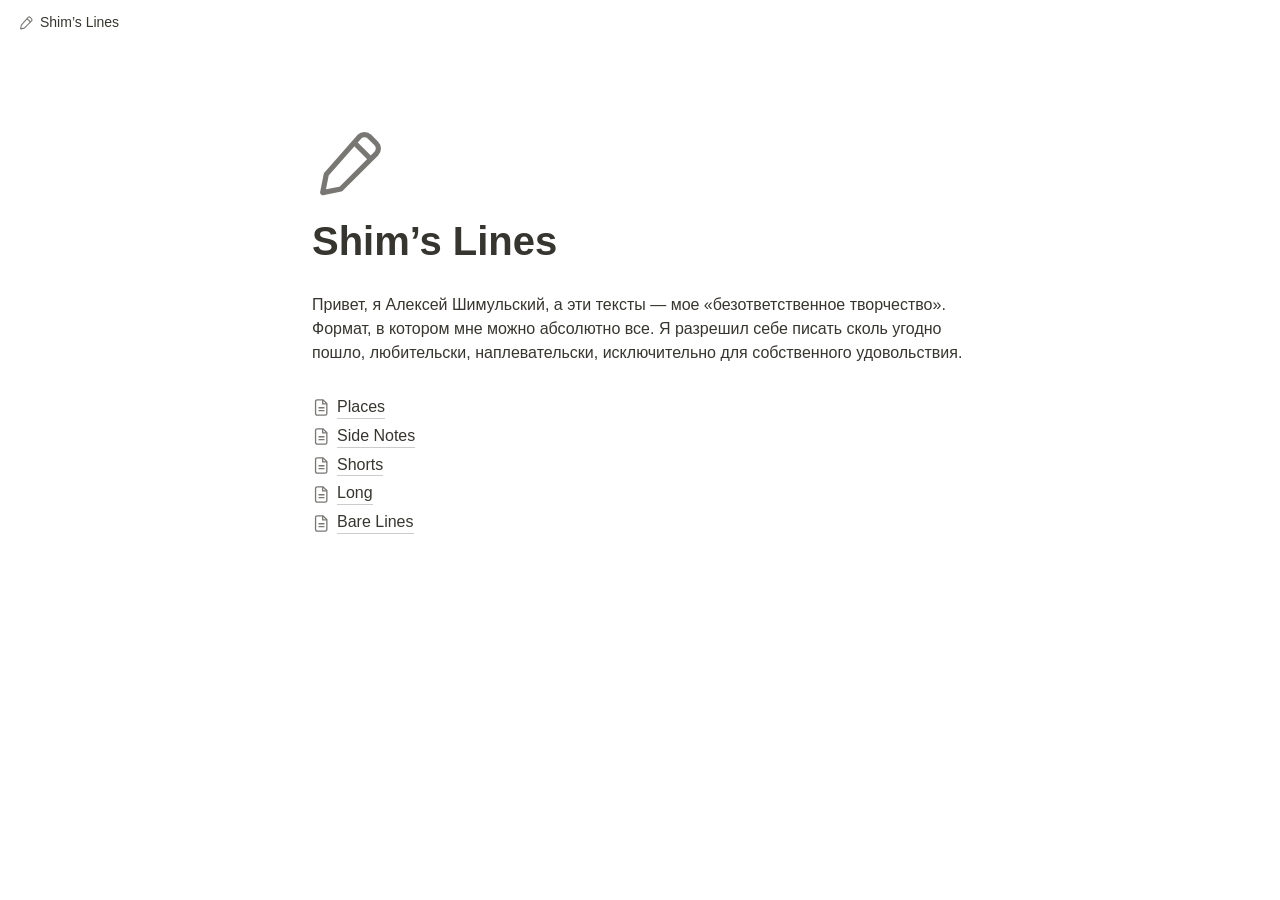
<file: index.html>
<!doctype html>
<html lang="ru">
<head>
<meta charset="utf-8">
<meta name="viewport" content="width=device-width, initial-scale=1">
<title>Shim’s Lines</title>
<meta name="description" content="Привет, я Алексей Шимульский, а эти тексты — мое «безответственное творчество». Формат, в котором мне можно абсолютно все. Я разрешил себе писать сколь угодно пошло, любительски, н">
<meta property="og:title" content="Shim’s Lines">
<meta property="og:description" content="Привет, я Алексей Шимульский, а эти тексты — мое «безответственное творчество». Формат, в котором мне можно абсолютно все. Я разрешил себе писать сколь угодно пошло, любительски, н">
<meta property="og:type" content="website">
<link rel="stylesheet" href="style.css">
<link rel="icon" href="data:image/svg+xml,<svg xmlns='http://www.w3.org/2000/svg' viewBox='0 0 100 100'><text y='.9em' font-size='90'>✒</text></svg>">
</head>
<body>
<header class="top"><a href="index.html"><svg class="pen sm" viewBox="0 0 24 24" aria-hidden="true"><path d="M15.2 3.6a2.2 2.2 0 0 1 3.1 0l2.1 2.1a2.2 2.2 0 0 1 0 3.1L9.5 19.7l-5.6 1.1 1.1-5.6L15.2 3.6Z" fill="none" stroke="currentColor" stroke-width="1.6" stroke-linejoin="round"/><path d="m13.5 5.3 5.2 5.2" stroke="currentColor" stroke-width="1.6"/></svg>Shim’s Lines</a></header>
<main>
<div class="icon"><svg class="pen" viewBox="0 0 24 24" aria-hidden="true"><path d="M15.2 3.6a2.2 2.2 0 0 1 3.1 0l2.1 2.1a2.2 2.2 0 0 1 0 3.1L9.5 19.7l-5.6 1.1 1.1-5.6L15.2 3.6Z" fill="none" stroke="currentColor" stroke-width="1.6" stroke-linejoin="round"/><path d="m13.5 5.3 5.2 5.2" stroke="currentColor" stroke-width="1.6"/></svg></div><h1 class="title">Shim’s Lines</h1><p>Привет, я Алексей Шимульский, а эти тексты — мое «безответственное творчество». Формат, в котором мне можно абсолютно все. Я разрешил себе писать сколь угодно пошло, любительски, наплевательски, исключительно для собственного удовольствия.</p><p class="gap"></p><a class="pagelink" href="places.html"><svg class="doc" viewBox="0 0 16 16" aria-hidden="true"><path d="M4.35 1.5h4.9l3.25 3.25v8.4c0 .75-.6 1.35-1.35 1.35h-6.8c-.75 0-1.35-.6-1.35-1.35V2.85c0-.75.6-1.35 1.35-1.35Z" fill="none" stroke="currentColor" stroke-width="1.1"/><path d="M9 1.7v3.3h3.3M5.5 8.2h5M5.5 10.6h5" fill="none" stroke="currentColor" stroke-width="1.1"/></svg><span class="pl">Places</span></a><a class="pagelink" href="side-notes.html"><svg class="doc" viewBox="0 0 16 16" aria-hidden="true"><path d="M4.35 1.5h4.9l3.25 3.25v8.4c0 .75-.6 1.35-1.35 1.35h-6.8c-.75 0-1.35-.6-1.35-1.35V2.85c0-.75.6-1.35 1.35-1.35Z" fill="none" stroke="currentColor" stroke-width="1.1"/><path d="M9 1.7v3.3h3.3M5.5 8.2h5M5.5 10.6h5" fill="none" stroke="currentColor" stroke-width="1.1"/></svg><span class="pl">Side Notes</span></a><a class="pagelink" href="shorts.html"><svg class="doc" viewBox="0 0 16 16" aria-hidden="true"><path d="M4.35 1.5h4.9l3.25 3.25v8.4c0 .75-.6 1.35-1.35 1.35h-6.8c-.75 0-1.35-.6-1.35-1.35V2.85c0-.75.6-1.35 1.35-1.35Z" fill="none" stroke="currentColor" stroke-width="1.1"/><path d="M9 1.7v3.3h3.3M5.5 8.2h5M5.5 10.6h5" fill="none" stroke="currentColor" stroke-width="1.1"/></svg><span class="pl">Shorts</span></a><a class="pagelink" href="long.html"><svg class="doc" viewBox="0 0 16 16" aria-hidden="true"><path d="M4.35 1.5h4.9l3.25 3.25v8.4c0 .75-.6 1.35-1.35 1.35h-6.8c-.75 0-1.35-.6-1.35-1.35V2.85c0-.75.6-1.35 1.35-1.35Z" fill="none" stroke="currentColor" stroke-width="1.1"/><path d="M9 1.7v3.3h3.3M5.5 8.2h5M5.5 10.6h5" fill="none" stroke="currentColor" stroke-width="1.1"/></svg><span class="pl">Long</span></a><a class="pagelink" href="bare-lines.html"><svg class="doc" viewBox="0 0 16 16" aria-hidden="true"><path d="M4.35 1.5h4.9l3.25 3.25v8.4c0 .75-.6 1.35-1.35 1.35h-6.8c-.75 0-1.35-.6-1.35-1.35V2.85c0-.75.6-1.35 1.35-1.35Z" fill="none" stroke="currentColor" stroke-width="1.1"/><path d="M9 1.7v3.3h3.3M5.5 8.2h5M5.5 10.6h5" fill="none" stroke="currentColor" stroke-width="1.1"/></svg><span class="pl">Bare Lines</span></a>
</main>
</body>
</html>
</file>
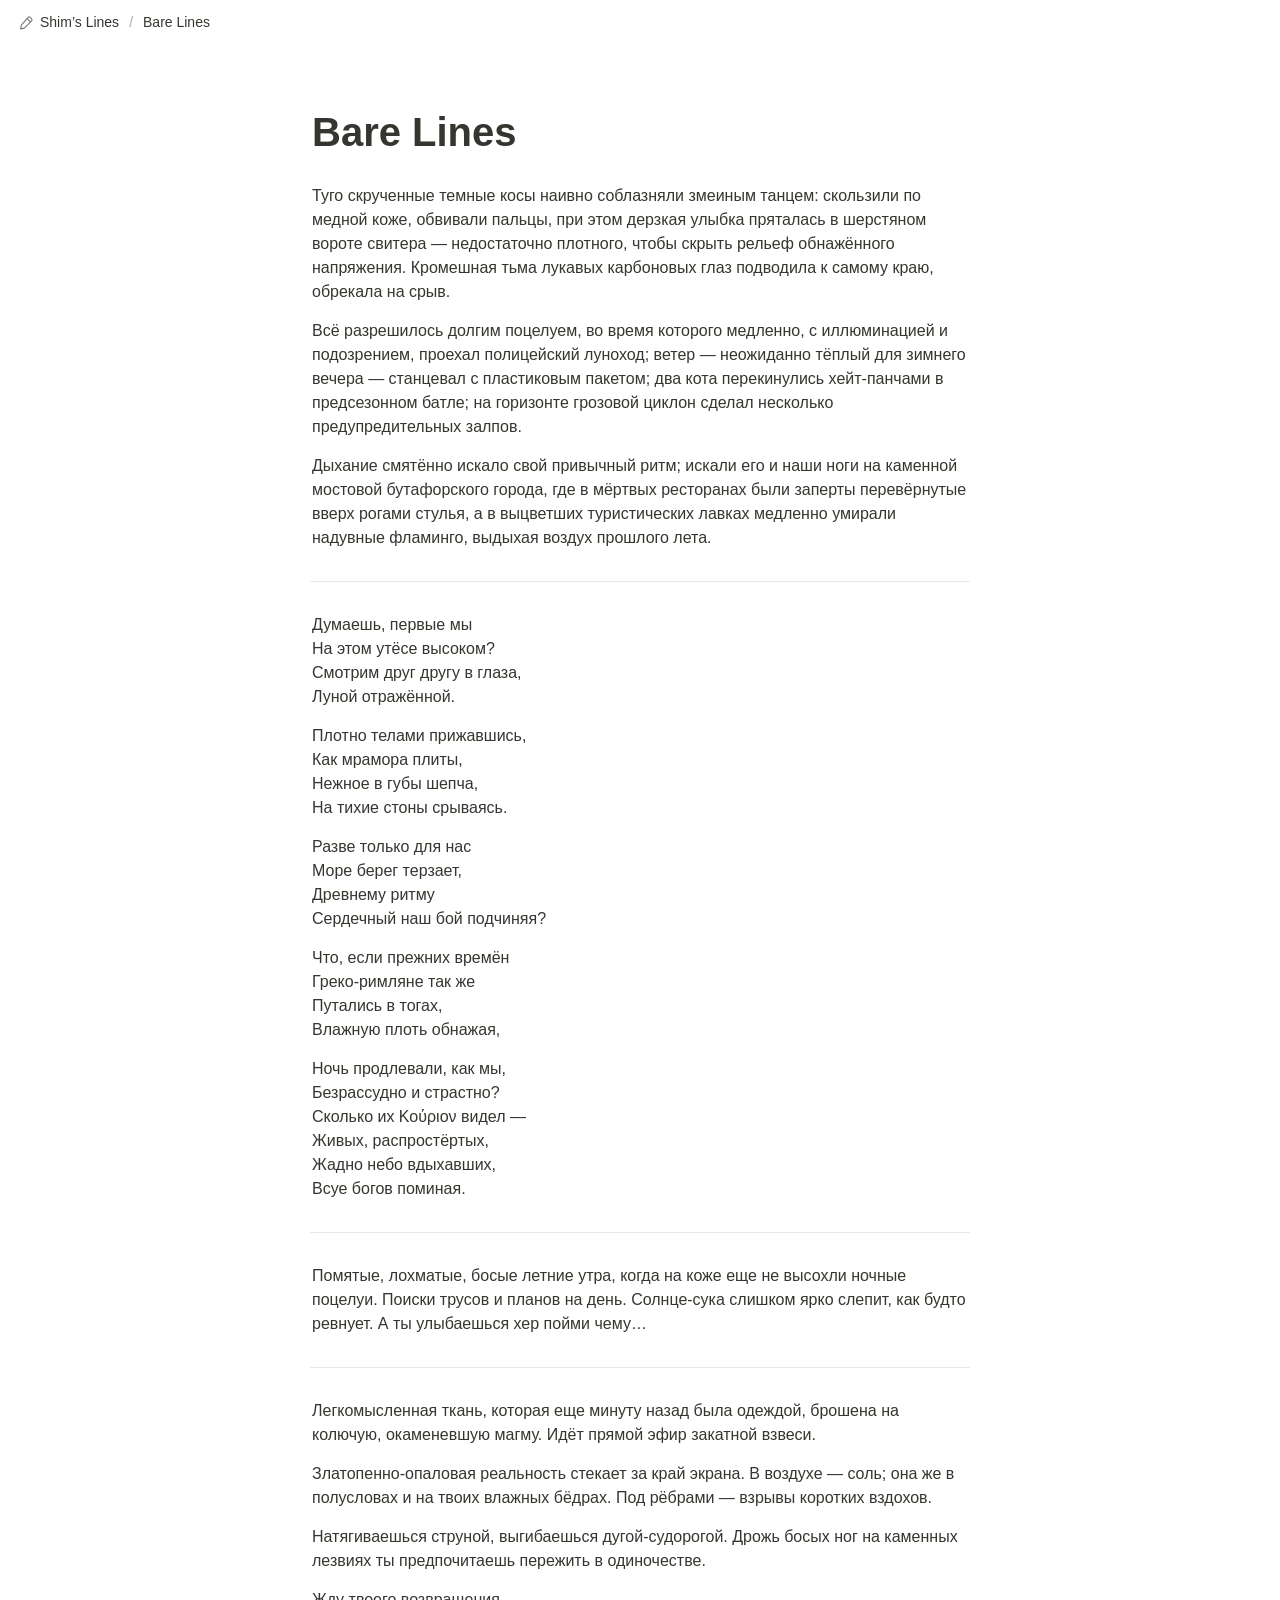
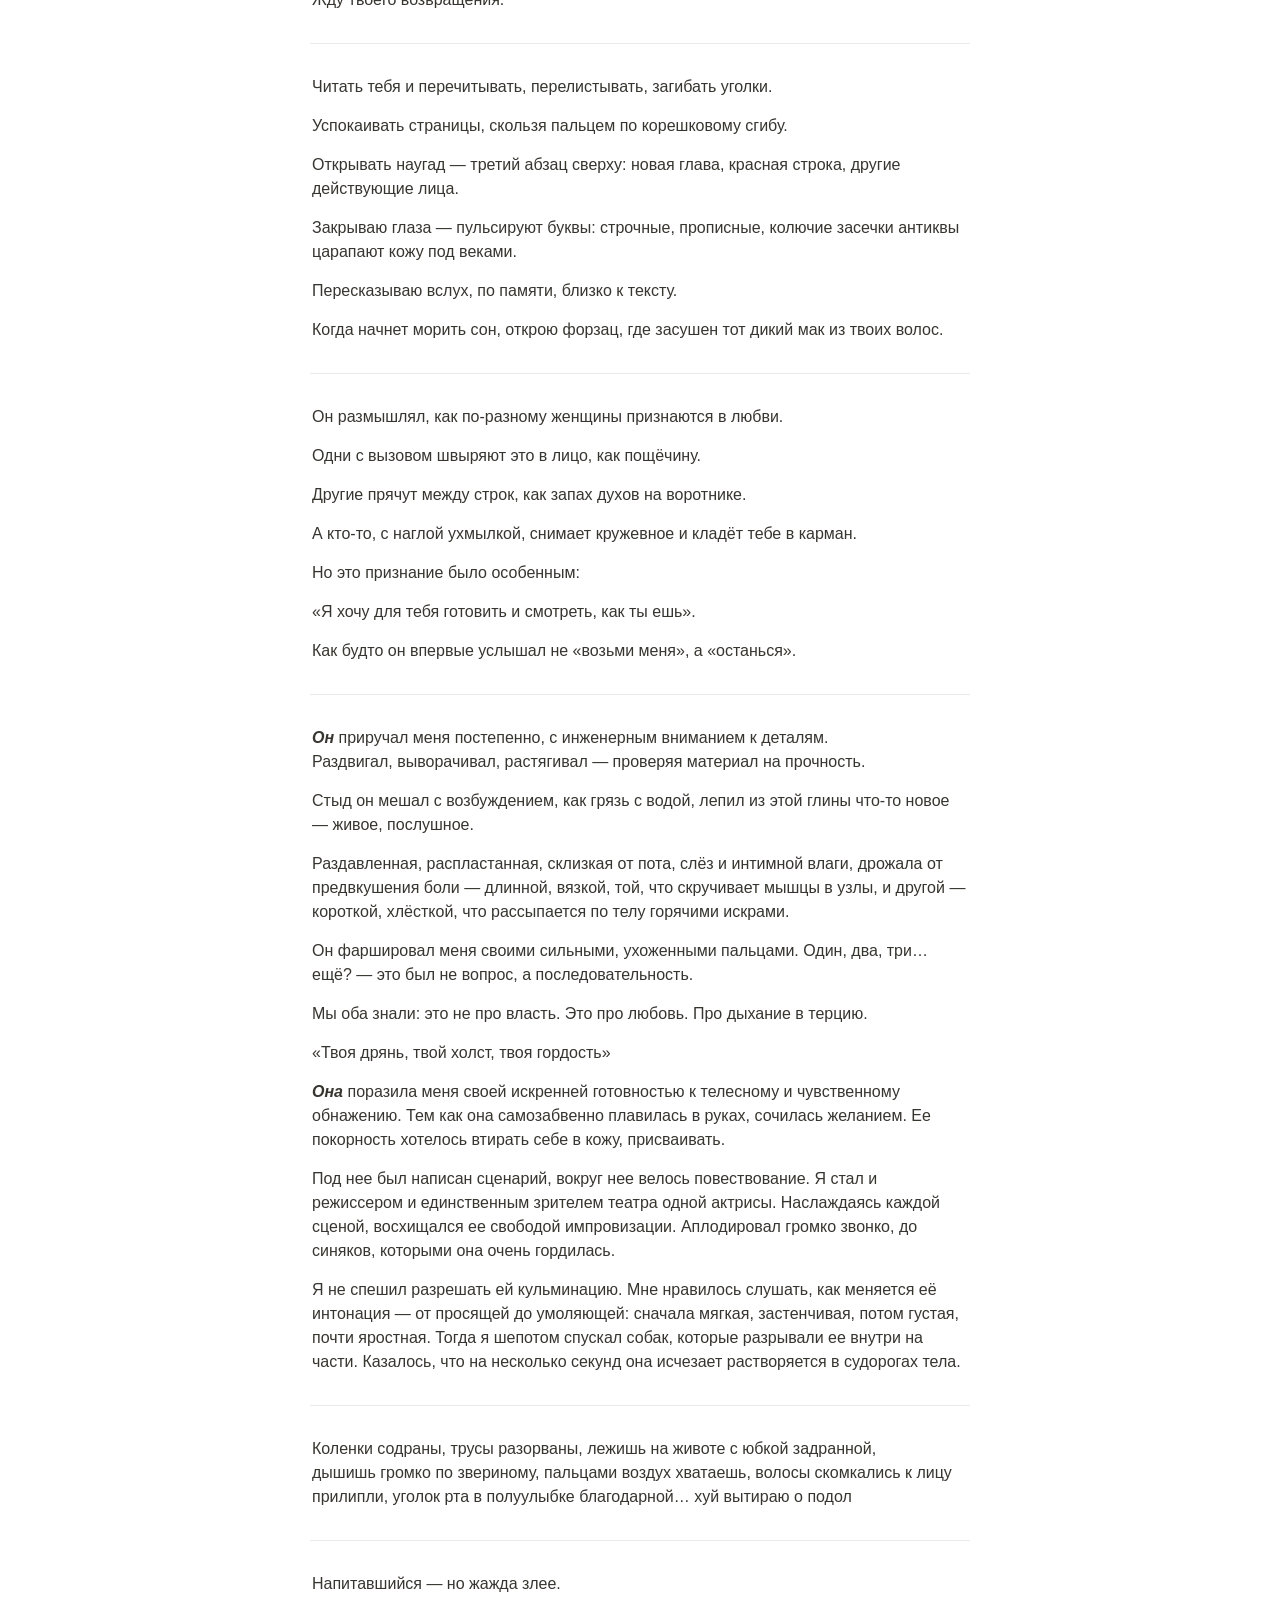
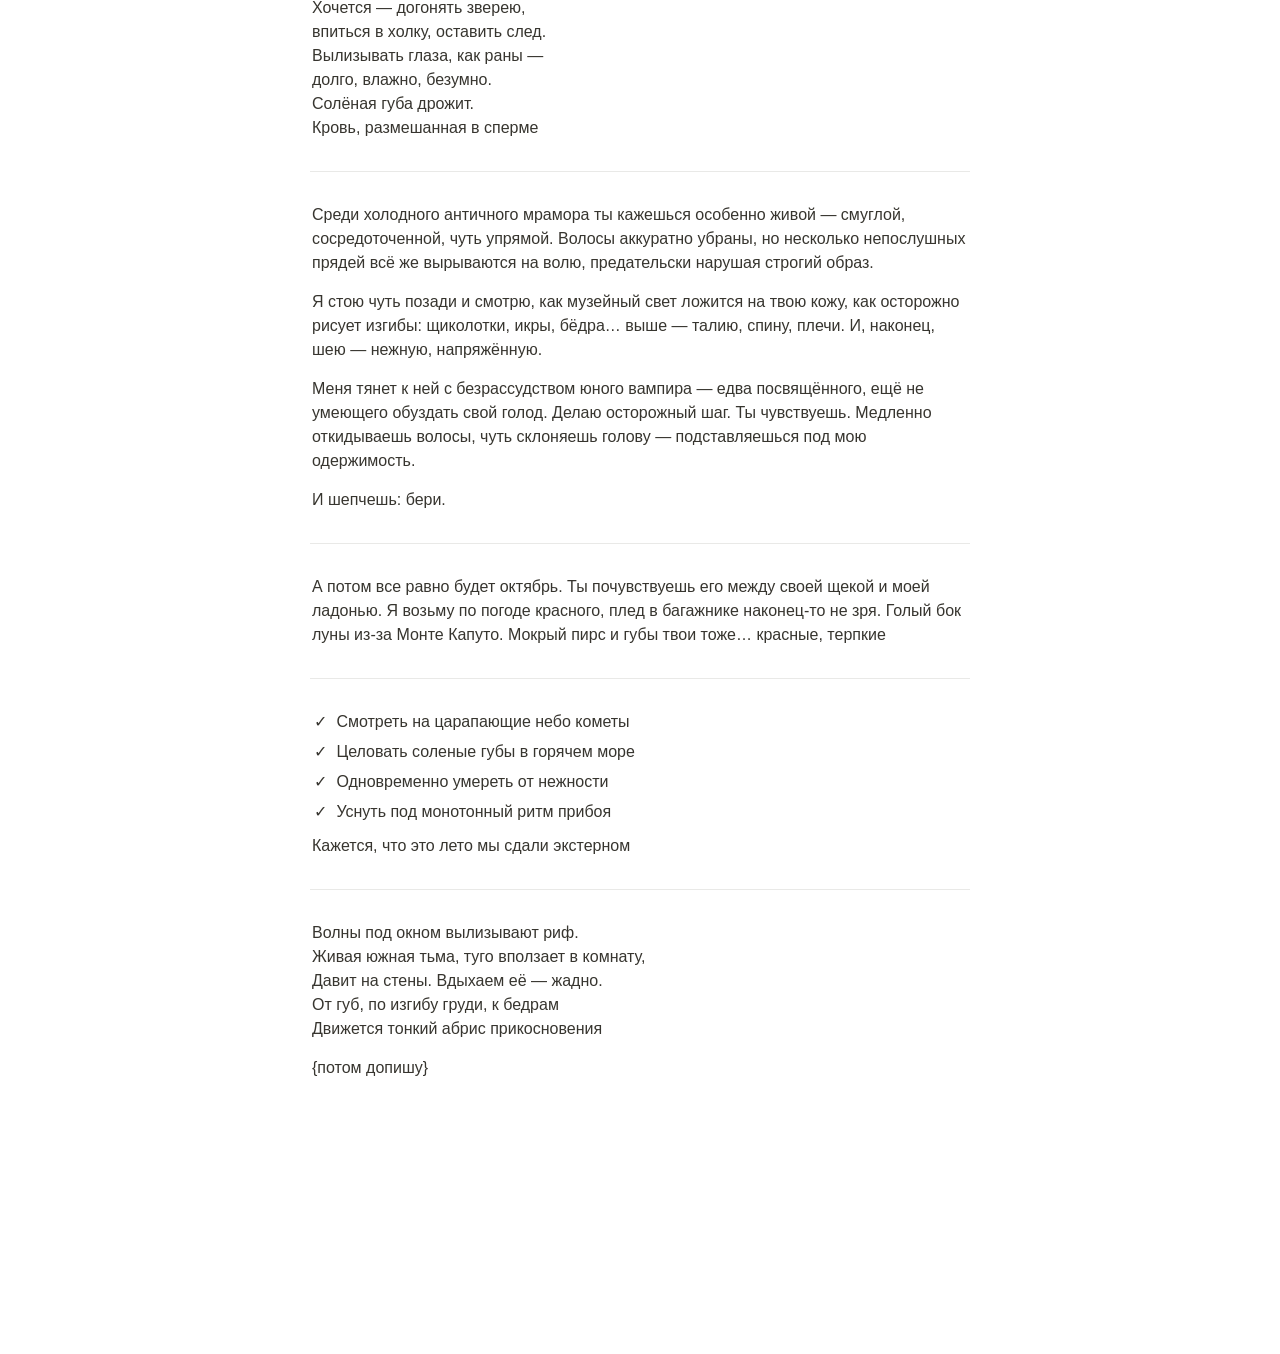
<file: bare-lines.html>
<!doctype html>
<html lang="ru">
<head>
<meta charset="utf-8">
<meta name="viewport" content="width=device-width, initial-scale=1">
<title>Bare Lines — Shim’s Lines</title>
<meta name="description" content="Привет, я Алексей Шимульский, а эти тексты — мое «безответственное творчество». Формат, в котором мне можно абсолютно все. Я разрешил себе писать сколь угодно пошло, любительски, н">
<meta property="og:title" content="Bare Lines — Shim’s Lines">
<meta property="og:description" content="Привет, я Алексей Шимульский, а эти тексты — мое «безответственное творчество». Формат, в котором мне можно абсолютно все. Я разрешил себе писать сколь угодно пошло, любительски, н">
<meta property="og:type" content="website">
<link rel="stylesheet" href="style.css">
<link rel="icon" href="data:image/svg+xml,<svg xmlns='http://www.w3.org/2000/svg' viewBox='0 0 100 100'><text y='.9em' font-size='90'>✒</text></svg>">
</head>
<body>
<header class="top"><a href="index.html"><svg class="pen sm" viewBox="0 0 24 24" aria-hidden="true"><path d="M15.2 3.6a2.2 2.2 0 0 1 3.1 0l2.1 2.1a2.2 2.2 0 0 1 0 3.1L9.5 19.7l-5.6 1.1 1.1-5.6L15.2 3.6Z" fill="none" stroke="currentColor" stroke-width="1.6" stroke-linejoin="round"/><path d="m13.5 5.3 5.2 5.2" stroke="currentColor" stroke-width="1.6"/></svg>Shim’s Lines</a><span class="sl">/</span><span>Bare Lines</span></header>
<main>
<h1 class="title">Bare Lines</h1><article class="piece"><p>Туго скрученные темные косы наивно соблазняли змеиным танцем: скользили по медной коже, обвивали пальцы, при этом дерзкая улыбка пряталась в шерстяном вороте свитера — недостаточно плотного, чтобы скрыть рельеф обнажённого напряжения. Кромешная тьма лукавых карбоновых глаз подводила к самому краю, обрекала на срыв.</p>
<p>Всё разрешилось долгим поцелуем, во время которого медленно, с иллюминацией и подозрением, проехал полицейский луноход; ветер — неожиданно тёплый для зимнего вечера — станцевал с пластиковым пакетом; два кота перекинулись хейт-панчами в предсезонном батле; на горизонте грозовой циклон сделал несколько предупредительных залпов.</p>
<p>Дыхание смятённо искало свой привычный ритм; искали его и наши ноги на каменной мостовой бутафорского города, где в мёртвых ресторанах были заперты перевёрнутые вверх рогами стулья, а в выцветших туристических лавках медленно умирали надувные фламинго, выдыхая воздух прошлого лета.</p></article>
<hr>
<article class="piece"><p>Думаешь, первые мы<br>На этом утёсе высоком?<br>Смотрим друг другу в глаза,<br>Луной отражённой.</p>
<p>Плотно телами прижавшись,<br>Как мрамора плиты,<br>Нежное в губы шепча,<br>На тихие стоны срываясь.</p>
<p>Разве только для нас<br>Море берег терзает,<br>Древнему ритму<br>Сердечный наш бой подчиняя?</p>
<p>Что, если прежних времён<br>Греко-римляне так же<br>Путались в тогах,<br>Влажную плоть обнажая,</p>
<p>Ночь продлевали, как мы,<br>Безрассудно и страстно?<br>Сколько их Κούριον видел —<br>Живых, распростёртых,<br>Жадно небо вдыхавших,<br>Всуе богов поминая.</p></article>
<hr>
<article class="piece"><p>Помятые, лохматые, босые летние утра, когда на коже еще не высохли ночные поцелуи. Поиски трусов и планов на день. Солнце-сука слишком ярко слепит, как будто ревнует. А ты улыбаешься хер пойми чему…</p></article>
<hr>
<article class="piece"><p>Легкомысленная ткань, которая еще минуту назад была одеждой, брошена на колючую, окаменевшую магму. Идёт прямой эфир закатной взвеси.</p>
<p>Златопенно-опаловая реальность стекает за край экрана. В воздухе — соль; она же в полусловах и на твоих влажных бёдрах. Под рёбрами — взрывы коротких вздохов.</p>
<p>Натягиваешься струной, выгибаешься дугой-судорогой. Дрожь босых ног на каменных лезвиях ты предпочитаешь пережить в одиночестве.</p>
<p>Жду твоего возвращения.</p></article>
<hr>
<article class="piece"><p>Читать тебя и перечитывать, перелистывать, загибать уголки.</p>
<p>Успокаивать страницы, скользя пальцем по корешковому сгибу.</p>
<p>Открывать наугад — третий абзац сверху: новая глава, красная строка, другие действующие лица.</p>
<p>Закрываю глаза — пульсируют буквы: строчные, прописные, колючие засечки антиквы царапают кожу под веками.</p>
<p>Пересказываю вслух, по памяти, близко к тексту.</p>
<p>Когда начнет морить сон, открою форзац, где засушен тот дикий мак из твоих волос.</p></article>
<hr>
<article class="piece"><p>Он размышлял, как по-разному женщины признаются в любви.</p>
<p>Одни с вызовом швыряют это в лицо, как пощёчину.</p>
<p>Другие прячут между строк, как запах духов на воротнике.</p>
<p>А кто-то, с наглой ухмылкой, снимает кружевное и кладёт тебе в карман.</p>
<p>Но это признание было особенным:</p>
<p>«Я хочу для тебя готовить и смотреть, как ты ешь».</p>
<p>Как будто он впервые услышал не «возьми меня», а «останься».</p></article>
<hr>
<article class="piece"><p><b><i>Он</i></b> приручал меня постепенно, с инженерным вниманием к деталям.<br>Раздвигал, выворачивал, растягивал — проверяя материал на прочность.</p>
<p>Стыд он мешал с возбуждением, как грязь с водой, лепил из этой глины что-то новое — живое, послушное.</p>
<p>Раздавленная, распластанная, склизкая от пота, слёз и интимной влаги, дрожала от предвкушения боли — длинной, вязкой, той, что скручивает мышцы в узлы, и другой — короткой, хлёсткой, что рассыпается по телу горячими искрами.</p>
<p>Он фаршировал меня своими сильными, ухоженными пальцами. Один, два, три… ещё? — это был не вопрос, а последовательность.</p>
<p>Мы оба знали: это не про власть. Это про любовь. Про дыхание в терцию.</p>
<p>«Твоя дрянь, твой холст, твоя гордость»</p>
<p><b><i>Она</i></b> поразила меня своей искренней готовностью к телесному и чувственному обнажению. Тем как она самозабвенно плавилась в руках, сочилась желанием. Ее покорность хотелось втирать себе в кожу, присваивать.</p>
<p>Под нее был написан сценарий, вокруг нее велось повествование. Я стал и режиссером и единственным зрителем театра одной актрисы. Наслаждаясь каждой сценой, восхищался ее свободой импровизации. Аплодировал громко звонко, до синяков, которыми она очень гордилась.</p>
<p>Я не спешил разрешать ей кульминацию. Мне нравилось слушать, как меняется её интонация — от просящей до умоляющей: сначала мягкая, застенчивая, потом густая, почти яростная. Тогда я шепотом спускал собак, которые разрывали ее внутри на части. Казалось, что на несколько секунд она исчезает растворяется в судорогах тела.</p></article>
<hr>
<article class="piece"><p>Коленки содраны, трусы разорваны, лежишь на животе с юбкой задранной,<br>дышишь громко по звериному, пальцами воздух хватаешь, волосы скомкались к лицу прилипли, уголок рта в полуулыбке благодарной… хуй вытираю о подол</p></article>
<hr>
<article class="piece"><p>Напитавшийся — но жажда злее.<br>Хочется — догонять зверею,<br>впиться в холку, оставить след.<br>Вылизывать глаза, как раны —<br>долго, влажно, безумно.<br>Солёная губа дрожит.<br>Кровь, размешанная в сперме</p></article>
<hr>
<article class="piece"><p>Среди холодного античного мрамора ты кажешься особенно живой — смуглой, сосредоточенной, чуть упрямой. Волосы аккуратно убраны, но несколько непослушных прядей всё же вырываются на волю, предательски нарушая строгий образ.</p>
<p>Я стою чуть позади и смотрю, как музейный свет ложится на твою кожу, как осторожно рисует изгибы: щиколотки, икры, бёдра… выше — талию, спину, плечи. И, наконец, шею — нежную, напряжённую.</p>
<p>Меня тянет к ней с безрассудством юного вампира — едва посвящённого, ещё не умеющего обуздать свой голод. Делаю осторожный шаг. Ты чувствуешь. Медленно откидываешь волосы, чуть склоняешь голову — подставляешься под мою одержимость.</p>
<p>И шепчешь: бери.</p></article>
<hr>
<article class="piece"><p>А потом все равно будет октябрь. Ты почувствуешь его между своей щекой и моей ладонью. Я возьму по погоде красного, плед в багажнике наконец-то не зря. Голый бок луны из-за Монте Капуто. Мокрый пирс и губы твои тоже… красные, терпкие</p></article>
<hr>
<article class="piece"><ul class="checks"><li>Смотреть на царапающие небо кометы</li><li>Целовать соленые губы в горячем море</li><li>Одновременно умереть от нежности</li><li>Уснуть под монотонный ритм прибоя</li></ul>
<p>Кажется, что это лето мы сдали экстерном</p></article>
<hr>
<article class="piece"><p>Волны под окном вылизывают риф.<br>Живая южная тьма, туго вползает в комнату,<br>Давит на стены. Вдыхаем её — жадно.<br>От губ, по изгибу груди, к бедрам<br>Движется тонкий абрис прикосновения</p>
<p>{потом допишу}</p></article>
</main>
</body>
</html>
</file>
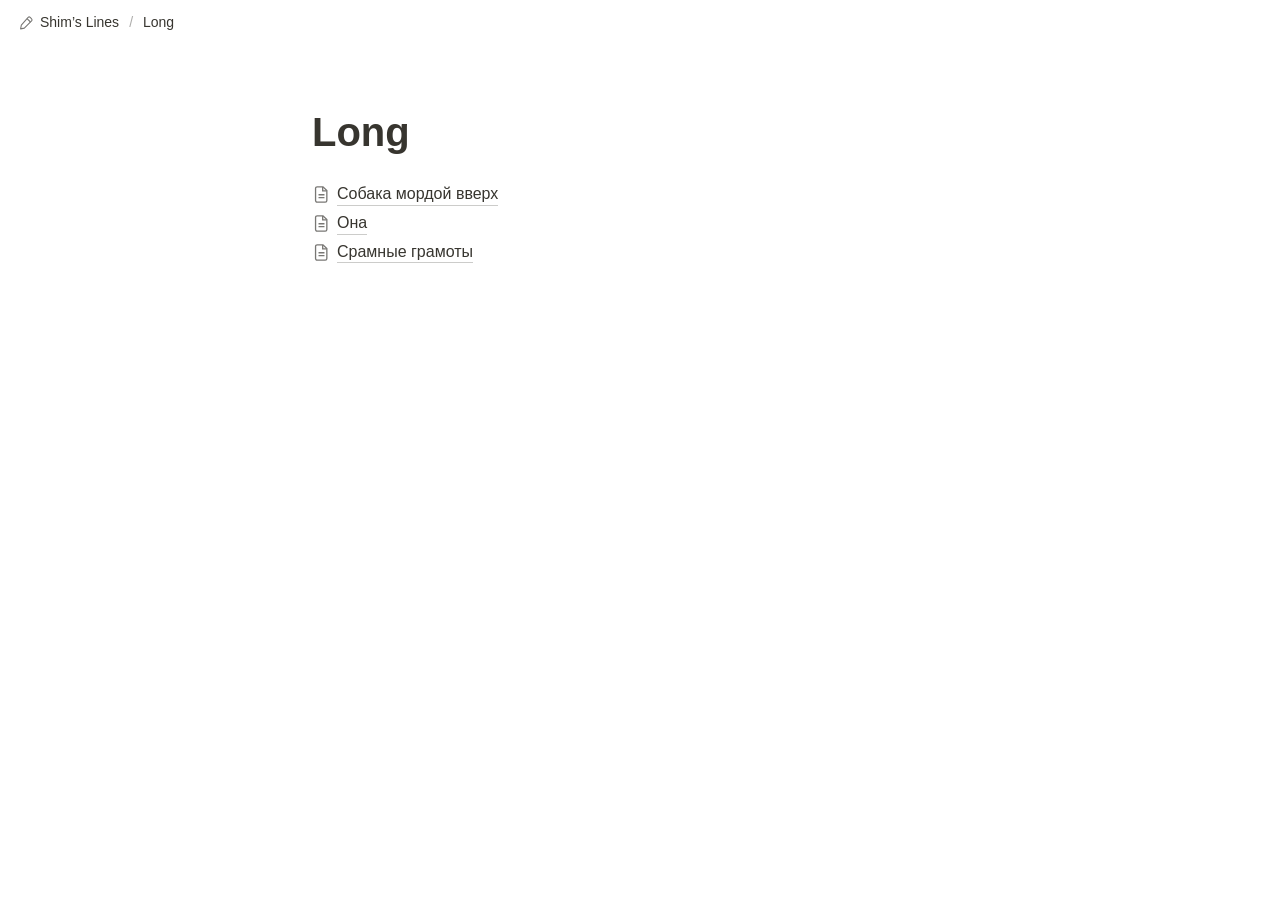
<file: long.html>
<!doctype html>
<html lang="ru">
<head>
<meta charset="utf-8">
<meta name="viewport" content="width=device-width, initial-scale=1">
<title>Long — Shim’s Lines</title>
<meta name="description" content="Привет, я Алексей Шимульский, а эти тексты — мое «безответственное творчество». Формат, в котором мне можно абсолютно все. Я разрешил себе писать сколь угодно пошло, любительски, н">
<meta property="og:title" content="Long — Shim’s Lines">
<meta property="og:description" content="Привет, я Алексей Шимульский, а эти тексты — мое «безответственное творчество». Формат, в котором мне можно абсолютно все. Я разрешил себе писать сколь угодно пошло, любительски, н">
<meta property="og:type" content="website">
<link rel="stylesheet" href="style.css">
<link rel="icon" href="data:image/svg+xml,<svg xmlns='http://www.w3.org/2000/svg' viewBox='0 0 100 100'><text y='.9em' font-size='90'>✒</text></svg>">
</head>
<body>
<header class="top"><a href="index.html"><svg class="pen sm" viewBox="0 0 24 24" aria-hidden="true"><path d="M15.2 3.6a2.2 2.2 0 0 1 3.1 0l2.1 2.1a2.2 2.2 0 0 1 0 3.1L9.5 19.7l-5.6 1.1 1.1-5.6L15.2 3.6Z" fill="none" stroke="currentColor" stroke-width="1.6" stroke-linejoin="round"/><path d="m13.5 5.3 5.2 5.2" stroke="currentColor" stroke-width="1.6"/></svg>Shim’s Lines</a><span class="sl">/</span><span>Long</span></header>
<main>
<h1 class="title">Long</h1><a class="pagelink" href="sobaka-mordoy-vverh.html"><svg class="doc" viewBox="0 0 16 16" aria-hidden="true"><path d="M4.35 1.5h4.9l3.25 3.25v8.4c0 .75-.6 1.35-1.35 1.35h-6.8c-.75 0-1.35-.6-1.35-1.35V2.85c0-.75.6-1.35 1.35-1.35Z" fill="none" stroke="currentColor" stroke-width="1.1"/><path d="M9 1.7v3.3h3.3M5.5 8.2h5M5.5 10.6h5" fill="none" stroke="currentColor" stroke-width="1.1"/></svg><span class="pl">Собака мордой вверх</span></a><a class="pagelink" href="ona.html"><svg class="doc" viewBox="0 0 16 16" aria-hidden="true"><path d="M4.35 1.5h4.9l3.25 3.25v8.4c0 .75-.6 1.35-1.35 1.35h-6.8c-.75 0-1.35-.6-1.35-1.35V2.85c0-.75.6-1.35 1.35-1.35Z" fill="none" stroke="currentColor" stroke-width="1.1"/><path d="M9 1.7v3.3h3.3M5.5 8.2h5M5.5 10.6h5" fill="none" stroke="currentColor" stroke-width="1.1"/></svg><span class="pl">Она</span></a><a class="pagelink" href="sramnye-gramoty.html"><svg class="doc" viewBox="0 0 16 16" aria-hidden="true"><path d="M4.35 1.5h4.9l3.25 3.25v8.4c0 .75-.6 1.35-1.35 1.35h-6.8c-.75 0-1.35-.6-1.35-1.35V2.85c0-.75.6-1.35 1.35-1.35Z" fill="none" stroke="currentColor" stroke-width="1.1"/><path d="M9 1.7v3.3h3.3M5.5 8.2h5M5.5 10.6h5" fill="none" stroke="currentColor" stroke-width="1.1"/></svg><span class="pl">Срамные грамоты</span></a>
</main>
</body>
</html>
</file>
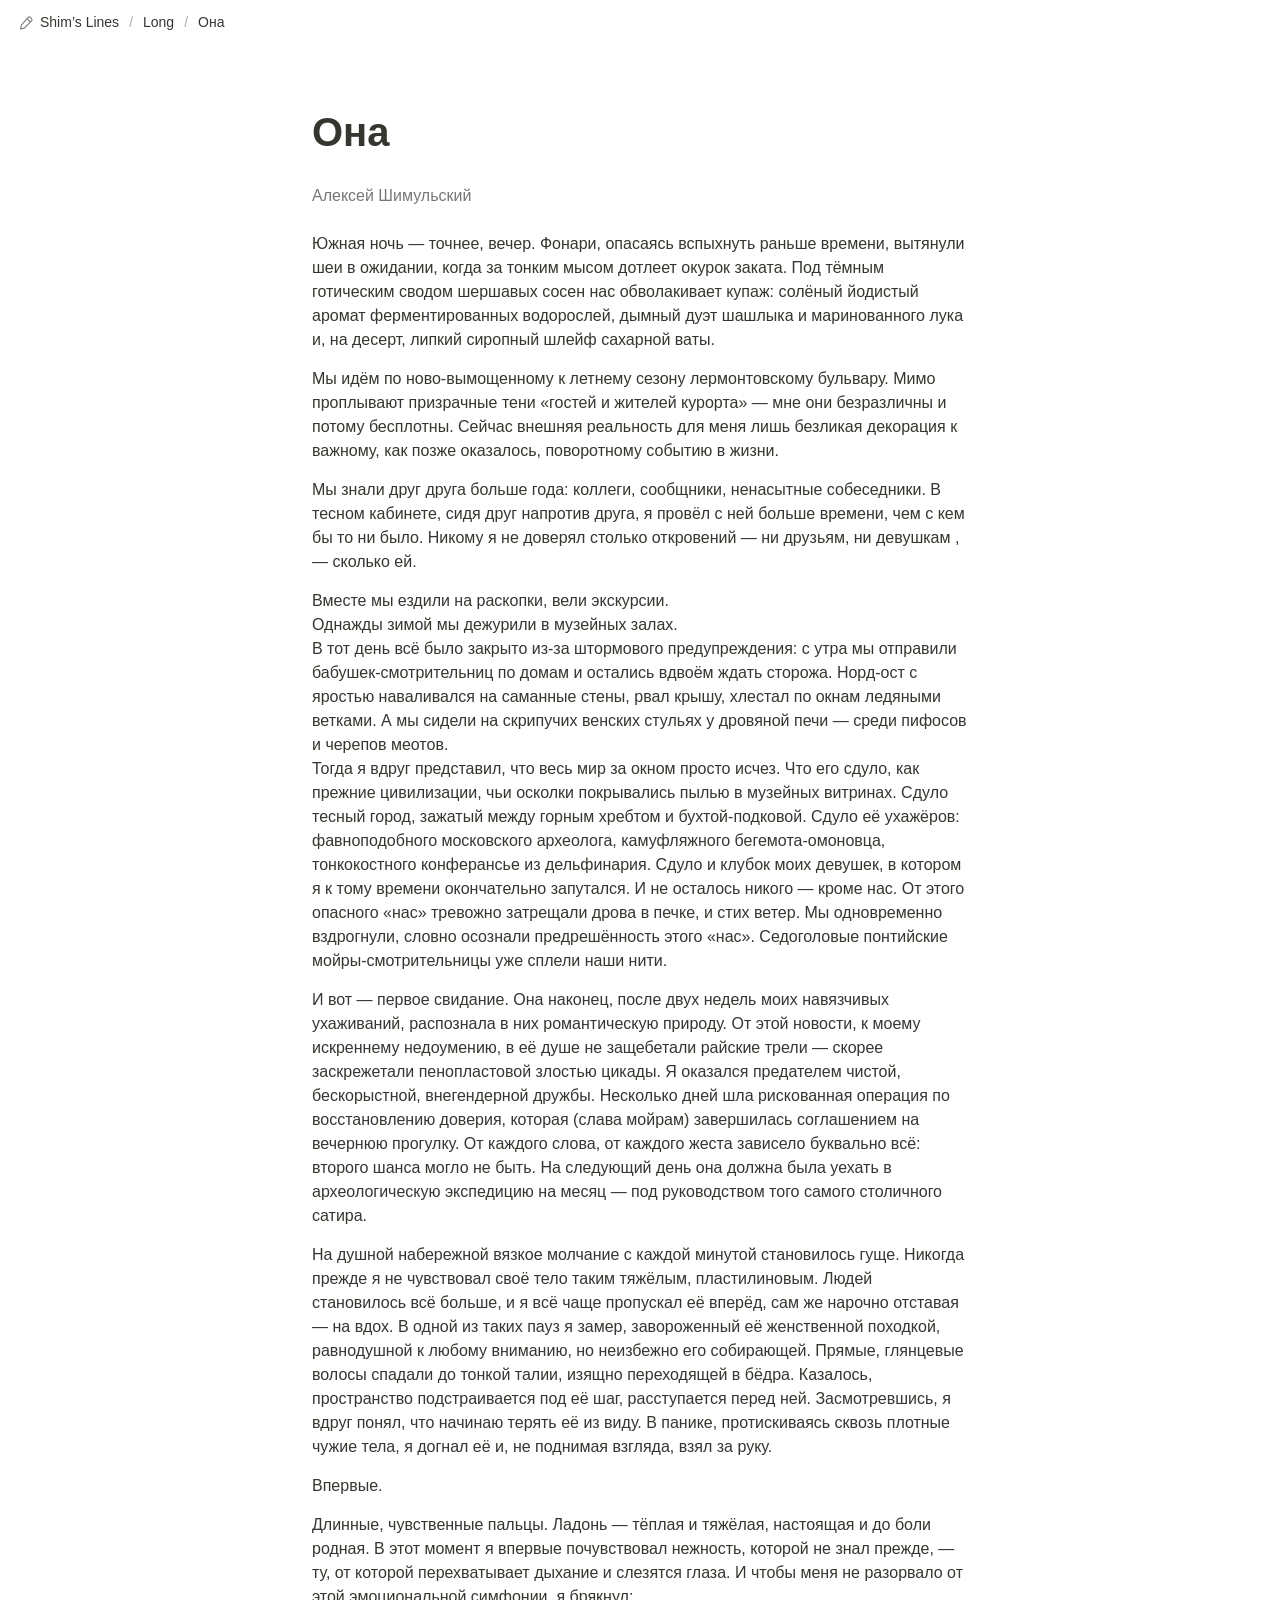
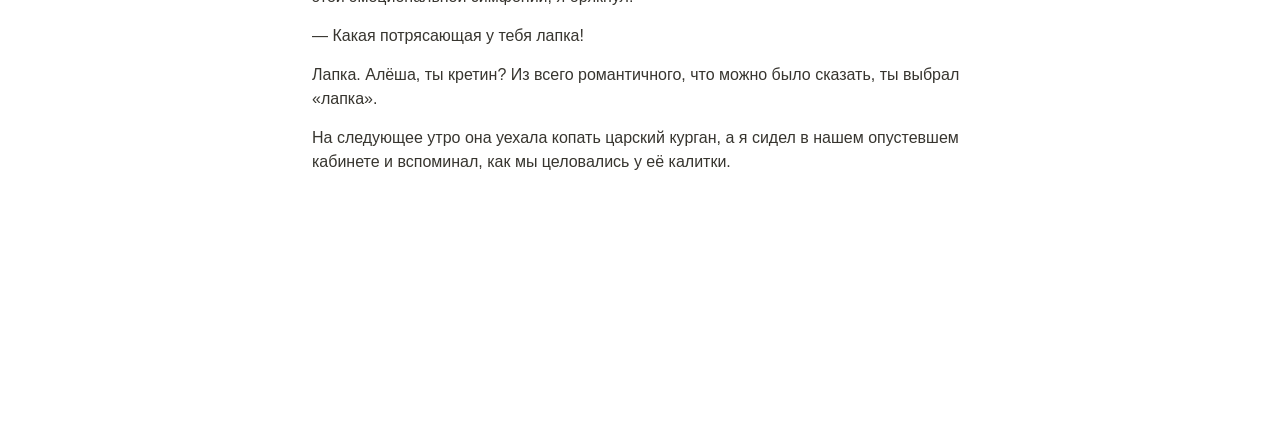
<file: ona.html>
<!doctype html>
<html lang="ru">
<head>
<meta charset="utf-8">
<meta name="viewport" content="width=device-width, initial-scale=1">
<title>Она — Shim’s Lines</title>
<meta name="description" content="Южная ночь — точнее, вечер. Фонари, опасаясь вспыхнуть раньше времени, вытянули шеи в ожидании, когда за тонким мысом дотлеет окурок заката.…">
<meta property="og:title" content="Она — Shim’s Lines">
<meta property="og:description" content="Южная ночь — точнее, вечер. Фонари, опасаясь вспыхнуть раньше времени, вытянули шеи в ожидании, когда за тонким мысом дотлеет окурок заката.…">
<meta property="og:type" content="website">
<link rel="stylesheet" href="style.css">
<link rel="icon" href="data:image/svg+xml,<svg xmlns='http://www.w3.org/2000/svg' viewBox='0 0 100 100'><text y='.9em' font-size='90'>✒</text></svg>">
</head>
<body>
<header class="top"><a href="index.html"><svg class="pen sm" viewBox="0 0 24 24" aria-hidden="true"><path d="M15.2 3.6a2.2 2.2 0 0 1 3.1 0l2.1 2.1a2.2 2.2 0 0 1 0 3.1L9.5 19.7l-5.6 1.1 1.1-5.6L15.2 3.6Z" fill="none" stroke="currentColor" stroke-width="1.6" stroke-linejoin="round"/><path d="m13.5 5.3 5.2 5.2" stroke="currentColor" stroke-width="1.6"/></svg>Shim’s Lines</a><span class="sl">/</span><a href="long.html">Long</a><span class="sl">/</span><span>Она</span></header>
<main>
<h1 class="title">Она</h1><p class="g by">Алексей Шимульский</p><article class="piece"><p>Южная ночь — точнее, вечер. Фонари, опасаясь вспыхнуть раньше времени, вытянули шеи в ожидании, когда за тонким мысом дотлеет окурок заката. Под тёмным готическим сводом шершавых сосен нас обволакивает купаж: солёный йодистый аромат ферментированных водорослей, дымный дуэт шашлыка и маринованного лука и, на десерт, липкий сиропный шлейф сахарной ваты.</p>
<p>Мы идём по ново-вымощенному к летнему сезону лермонтовскому бульвару. Мимо проплывают призрачные тени «гостей и жителей курорта» — мне они безразличны и потому бесплотны. Сейчас внешняя реальность для меня лишь безликая декорация к важному, как позже оказалось, поворотному событию в жизни.</p>
<p>Мы знали друг друга больше года: коллеги, сообщники, ненасытные собеседники. В тесном кабинете, сидя друг напротив друга, я провёл с ней больше времени, чем с кем бы то ни было. Никому я не доверял столько откровений — ни друзьям, ни девушкам , — сколько ей.</p>
<p>Вместе мы ездили на раскопки, вели экскурсии.<br>Однажды зимой мы дежурили в музейных залах.<br>В тот день всё было закрыто из-за штормового предупреждения: с утра мы отправили бабушек-смотрительниц по домам и остались вдвоём ждать сторожа. Норд-ост с яростью наваливался на саманные стены, рвал крышу, хлестал по окнам ледяными ветками. А мы сидели на скрипучих венских стульях у дровяной печи — среди пифосов и черепов меотов.<br>Тогда я вдруг представил, что весь мир за окном просто исчез. Что его сдуло, как прежние цивилизации, чьи осколки покрывались пылью в музейных витринах. Сдуло тесный город, зажатый между горным хребтом и бухтой-подковой. Сдуло её ухажёров: фавноподобного московского археолога, камуфляжного бегемота-омоновца, тонкокостного конферансье из дельфинария. Сдуло и клубок моих девушек, в котором я к тому времени окончательно запутался. И не осталось никого — кроме нас. От этого опасного «нас» тревожно затрещали дрова в печке, и стих ветер. Мы одновременно вздрогнули, словно осознали предрешённость этого «нас». Седоголовые понтийские мойры-смотрительницы уже сплели наши нити.</p>
<p>И вот — первое свидание. Она наконец, после двух недель моих навязчивых ухаживаний, распознала в них романтическую природу. От этой новости, к моему искреннему недоумению, в её душе не защебетали райские трели — скорее заскрежетали пенопластовой злостью цикады. Я оказался предателем чистой, бескорыстной, внегендерной дружбы. Несколько дней шла рискованная операция по восстановлению доверия, которая (слава мойрам) завершилась соглашением на вечернюю прогулку. От каждого слова, от каждого жеста зависело буквально всё: второго шанса могло не быть. На следующий день она должна была уехать в археологическую экспедицию на месяц — под руководством того самого столичного сатира.</p>
<p>На душной набережной вязкое молчание с каждой минутой становилось гуще. Никогда прежде я не чувствовал своё тело таким тяжёлым, пластилиновым. Людей становилось всё больше, и я всё чаще пропускал её вперёд, сам же нарочно отставая — на вдох. В одной из таких пауз я замер, завороженный её женственной походкой, равнодушной к любому вниманию, но неизбежно его собирающей. Прямые, глянцевые волосы спадали до тонкой талии, изящно переходящей в бёдра. Казалось, пространство подстраивается под её шаг, расступается перед ней. Засмотревшись, я вдруг понял, что начинаю терять её из виду. В панике, протискиваясь сквозь плотные чужие тела, я догнал её и, не поднимая взгляда, взял за руку.</p>
<p>Впервые.</p>
<p>Длинные, чувственные пальцы. Ладонь — тёплая и тяжёлая, настоящая и до боли родная. В этот момент я впервые почувствовал нежность, которой не знал прежде, — ту, от которой перехватывает дыхание и слезятся глаза. И чтобы меня не разорвало от этой эмоциональной симфонии, я брякнул:</p>
<p>— Какая потрясающая у тебя лапка!</p>
<p>Лапка. Алёша, ты кретин? Из всего романтичного, что можно было сказать, ты выбрал «лапка».</p>
<p>На следующее утро она уехала копать царский курган, а я сидел в нашем опустевшем кабинете и вспоминал, как мы целовались у её калитки.</p></article>
</main>
</body>
</html>
</file>
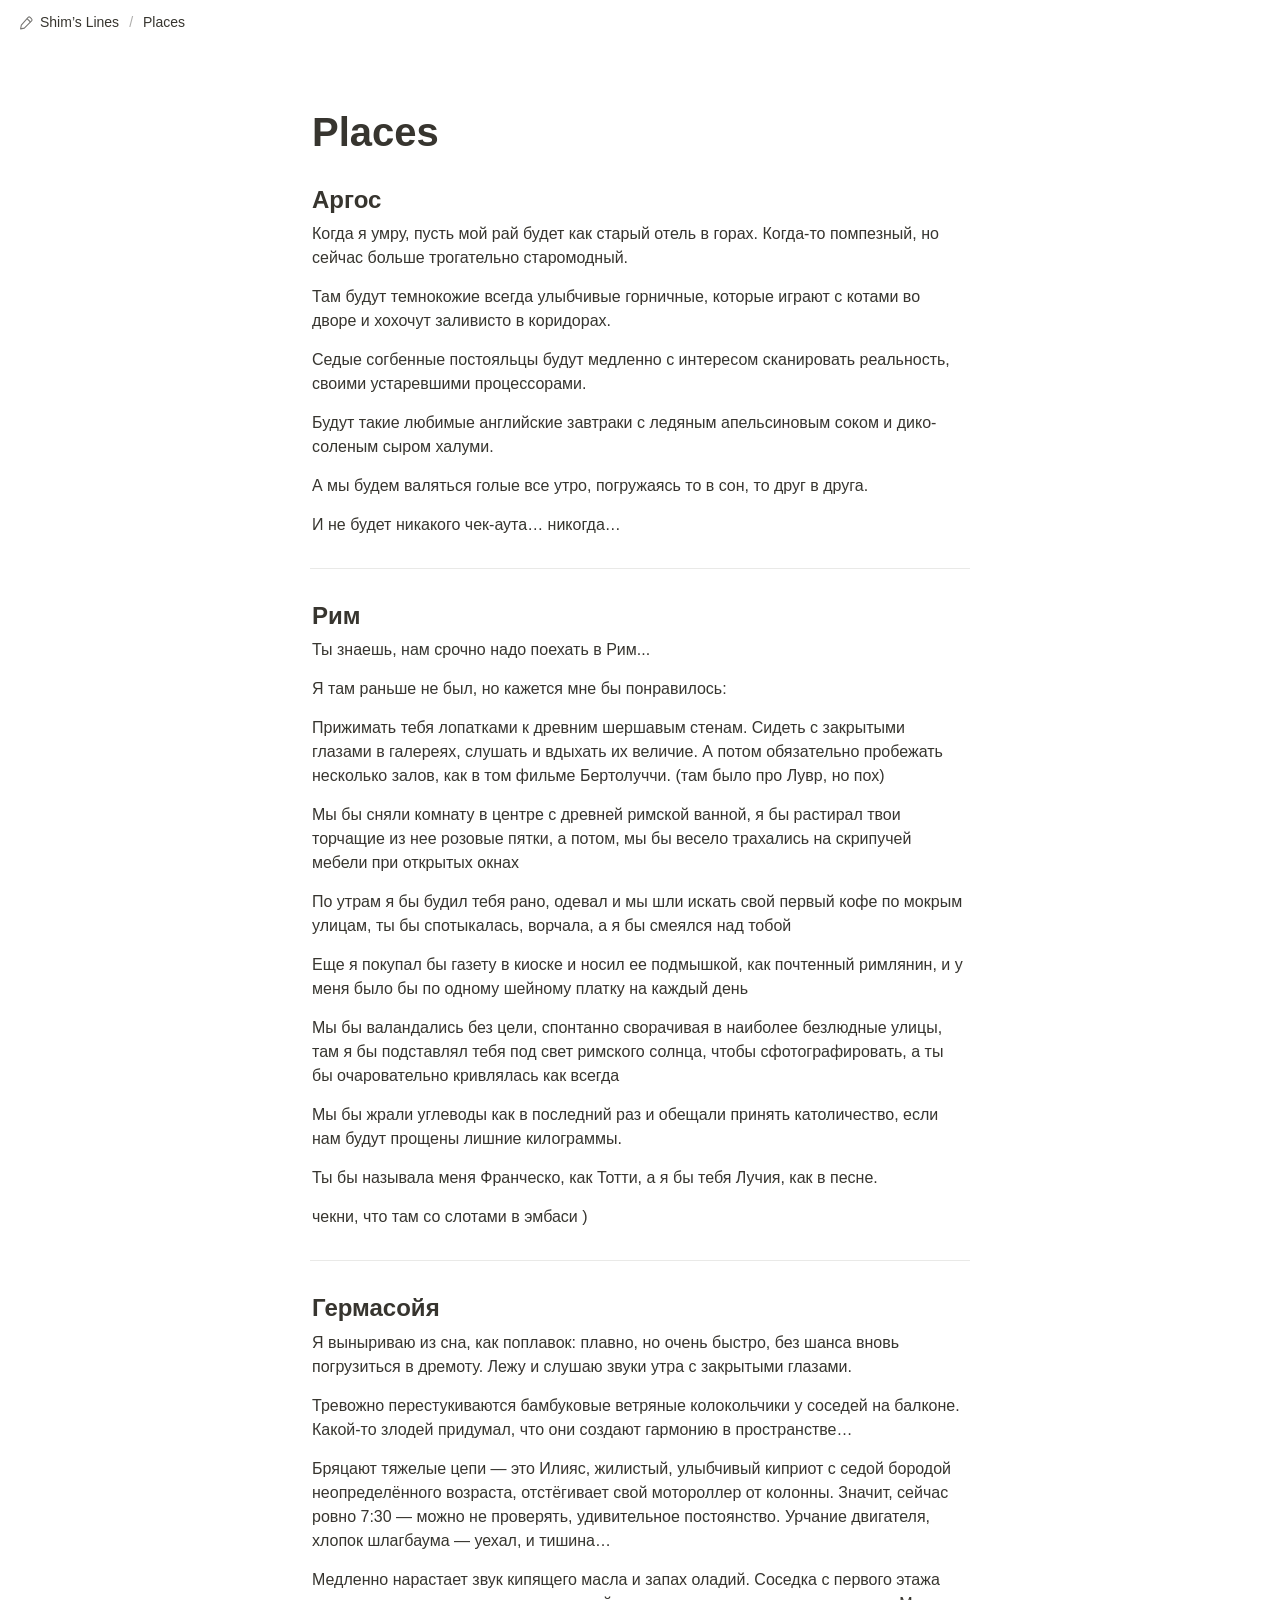
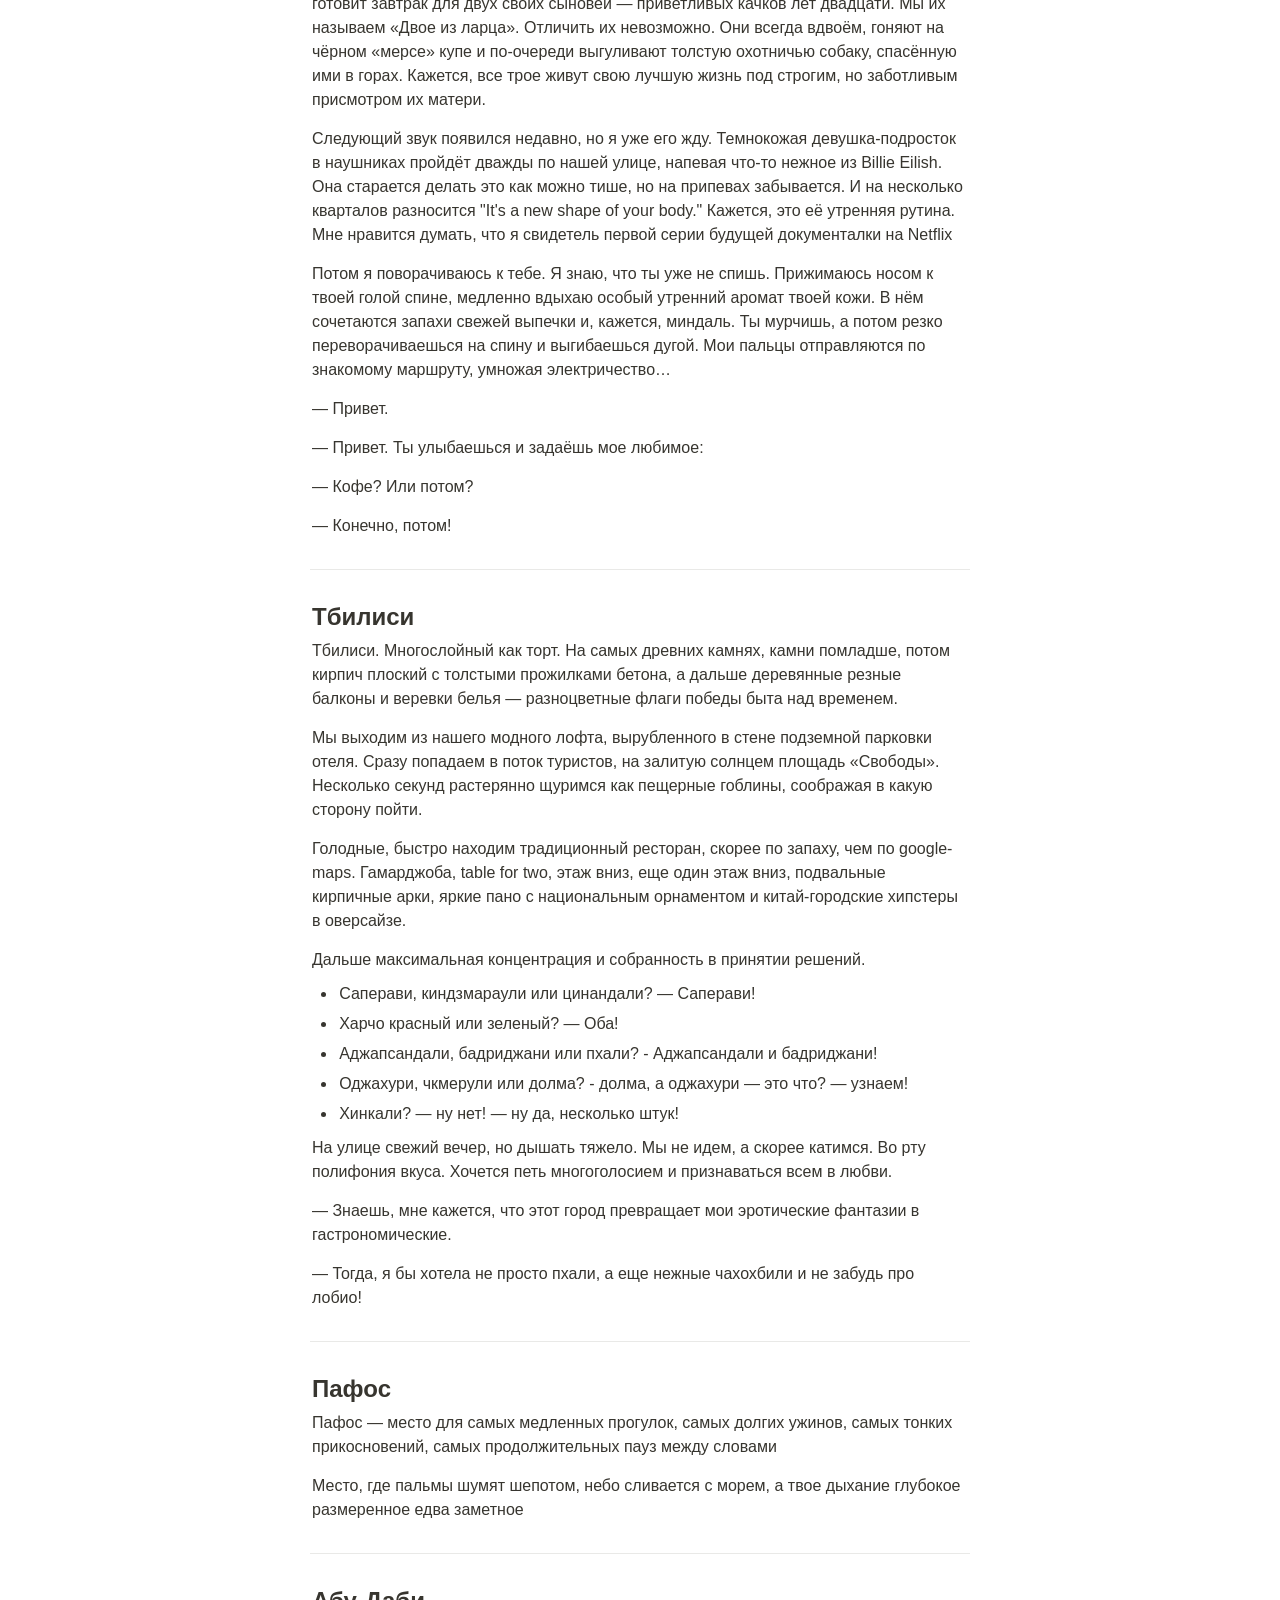
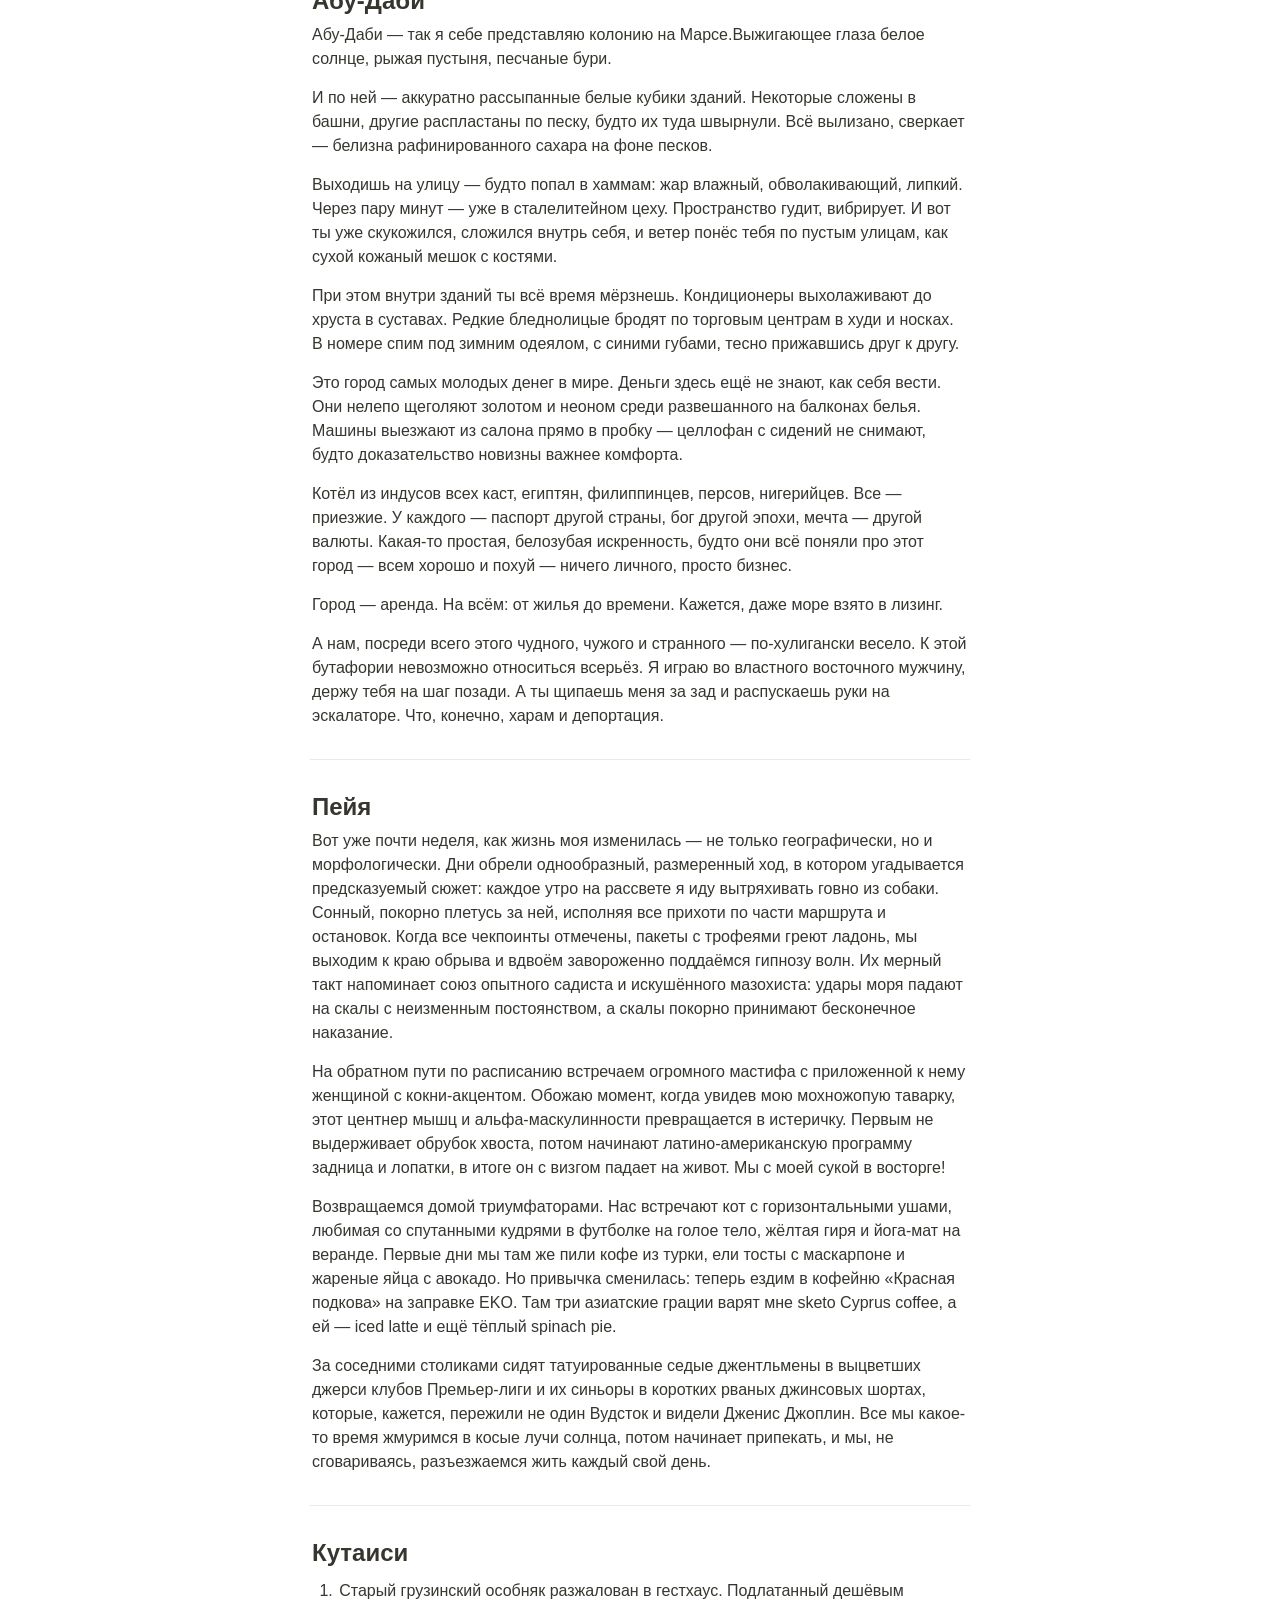
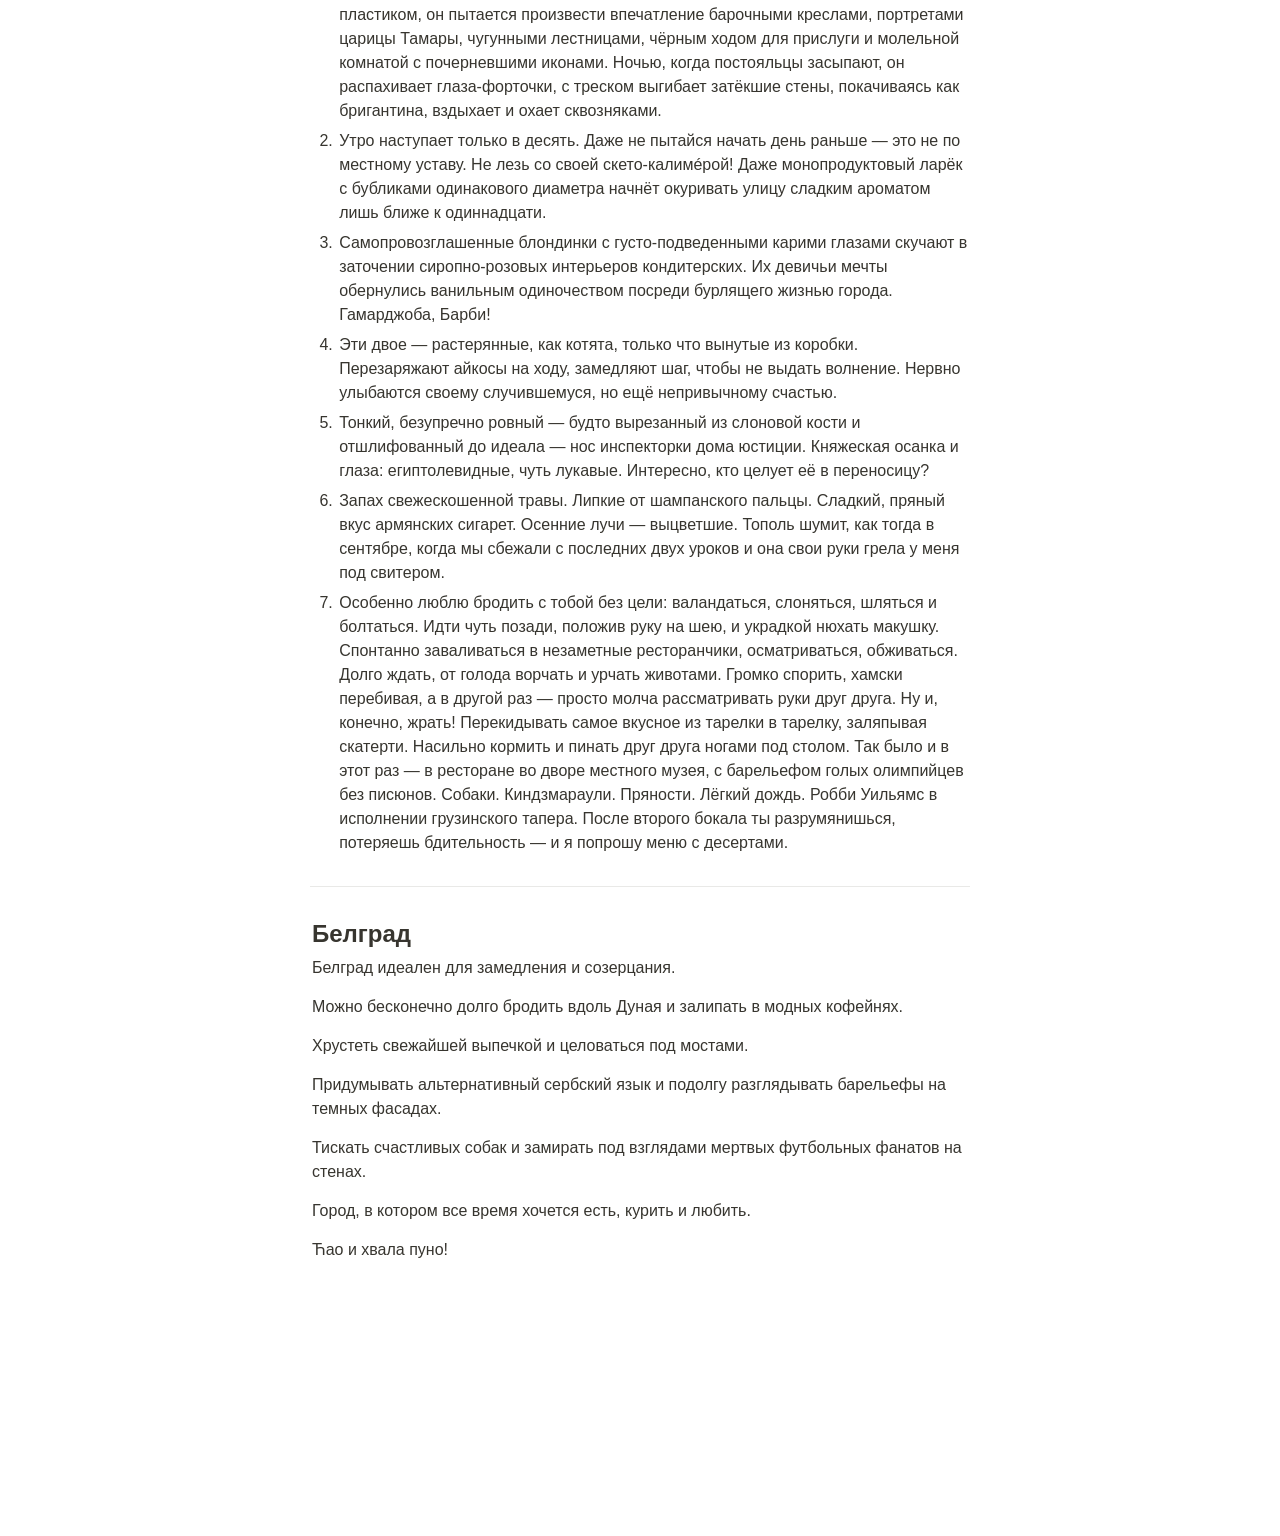
<file: places.html>
<!doctype html>
<html lang="ru">
<head>
<meta charset="utf-8">
<meta name="viewport" content="width=device-width, initial-scale=1">
<title>Places — Shim’s Lines</title>
<meta name="description" content="Привет, я Алексей Шимульский, а эти тексты — мое «безответственное творчество». Формат, в котором мне можно абсолютно все. Я разрешил себе писать сколь угодно пошло, любительски, н">
<meta property="og:title" content="Places — Shim’s Lines">
<meta property="og:description" content="Привет, я Алексей Шимульский, а эти тексты — мое «безответственное творчество». Формат, в котором мне можно абсолютно все. Я разрешил себе писать сколь угодно пошло, любительски, н">
<meta property="og:type" content="website">
<link rel="stylesheet" href="style.css">
<link rel="icon" href="data:image/svg+xml,<svg xmlns='http://www.w3.org/2000/svg' viewBox='0 0 100 100'><text y='.9em' font-size='90'>✒</text></svg>">
</head>
<body>
<header class="top"><a href="index.html"><svg class="pen sm" viewBox="0 0 24 24" aria-hidden="true"><path d="M15.2 3.6a2.2 2.2 0 0 1 3.1 0l2.1 2.1a2.2 2.2 0 0 1 0 3.1L9.5 19.7l-5.6 1.1 1.1-5.6L15.2 3.6Z" fill="none" stroke="currentColor" stroke-width="1.6" stroke-linejoin="round"/><path d="m13.5 5.3 5.2 5.2" stroke="currentColor" stroke-width="1.6"/></svg>Shim’s Lines</a><span class="sl">/</span><span>Places</span></header>
<main>
<h1 class="title">Places</h1><article class="piece"><h2 id="argos">Аргос</h2>
<p>Когда я умру, пусть мой рай будет как старый отель в горах. Когда-то помпезный, но сейчас больше трогательно старомодный.</p>
<p>Там будут темнокожие всегда улыбчивые горничные, которые играют с котами во дворе и хохочут заливисто в коридорах.</p>
<p>Седые согбенные постояльцы будут медленно с интересом сканировать реальность, своими устаревшими процессорами.</p>
<p>Будут такие любимые английские завтраки с ледяным апельсиновым соком и дико-соленым сыром халуми.</p>
<p>А мы будем валяться голые все утро, погружаясь то в сон, то друг в друга.</p>
<p>И не будет никакого чек-аута… никогда…</p></article>
<hr>
<article class="piece"><h2 id="rim">Рим</h2>
<p>Ты знаешь, нам срочно надо поехать в Рим...</p>
<p>Я там раньше не был, но кажется мне бы понравилось:</p>
<p>Прижимать тебя лопатками к древним шершавым стенам. Сидеть с закрытыми глазами в галереях, слушать и вдыхать их величие. А потом обязательно пробежать несколько залов, как в том фильме Бертолуччи. (там было про Лувр, но пох)</p>
<p>Мы бы сняли комнату в центре с древней римской ванной, я бы растирал твои торчащие из нее розовые пятки, а потом, мы бы весело трахались на скрипучей мебели при открытых окнах</p>
<p>По утрам я бы будил тебя рано, одевал и мы шли искать свой первый кофе по мокрым улицам, ты бы спотыкалась, ворчала, а я бы смеялся над тобой</p>
<p>Еще я покупал бы газету в киоске и носил ее подмышкой, как почтенный римлянин, и у меня было бы по одному шейному платку на каждый день</p>
<p>Мы бы валандались без цели, спонтанно сворачивая в наиболее безлюдные улицы, там я бы подставлял тебя под свет римского солнца, чтобы сфотографировать, а ты бы очаровательно кривлялась как всегда</p>
<p>Мы бы жрали углеводы как в последний раз и обещали принять католичество, если нам будут прощены лишние килограммы.</p>
<p>Ты бы называла меня Франческо, как Тотти, а я бы тебя Лучия, как в песне.</p>
<p>чекни, что там со слотами в эмбаси )</p></article>
<hr>
<article class="piece"><h2 id="germasoyya">Гермасойя</h2>
<p>Я выныриваю из сна, как поплавок: плавно, но очень быстро, без шанса вновь погрузиться в дремоту. Лежу и слушаю звуки утра с закрытыми глазами.</p>
<p>Тревожно перестукиваются бамбуковые ветряные колокольчики у соседей на балконе. Какой-то злодей придумал, что они создают гармонию в пространстве…</p>
<p>Бряцают тяжелые цепи — это Илияс, жилистый, улыбчивый киприот с седой бородой неопределённого возраста, отстёгивает свой мотороллер от колонны. Значит, сейчас ровно 7:30 — можно не проверять, удивительное постоянство. Урчание двигателя, хлопок шлагбаума — уехал, и тишина…</p>
<p>Медленно нарастает звук кипящего масла и запах оладий. Соседка с первого этажа готовит завтрак для двух своих сыновей — приветливых качков лет двадцати. Мы их называем «Двое из ларца». Отличить их невозможно. Они всегда вдвоём, гоняют на чёрном «мерсе» купе и по-очереди выгуливают толстую охотничью собаку, спасённую ими в горах. Кажется, все трое живут свою лучшую жизнь под строгим, но заботливым присмотром их матери.</p>
<p>Следующий звук появился недавно, но я уже его жду. Темнокожая девушка-подросток в наушниках пройдёт дважды по нашей улице, напевая что-то нежное из Billie Eilish. Она старается делать это как можно тише, но на припевах забывается. И на несколько кварталов разносится "It's a new shape of your body." Кажется, это её утренняя рутина. Мне нравится думать, что я свидетель первой серии будущей документалки на Netflix</p>
<p>Потом я поворачиваюсь к тебе. Я знаю, что ты уже не спишь. Прижимаюсь носом к твоей голой спине, медленно вдыхаю особый утренний аромат твоей кожи. В нём сочетаются запахи свежей выпечки и, кажется, миндаль. Ты мурчишь, а потом резко переворачиваешься на спину и выгибаешься дугой. Мои пальцы отправляются по знакомому маршруту, умножая электричество…</p>
<p>— Привет.</p>
<p>— Привет. Ты улыбаешься и задаёшь мое любимое:</p>
<p>— Кофе? Или потом?</p>
<p>— Конечно, потом!</p></article>
<hr>
<article class="piece"><h2 id="tbilisi">Тбилиси</h2>
<p>Тбилиси. Многослойный как торт. На самых древних камнях, камни помладше, потом кирпич плоский с толстыми прожилками бетона, а дальше деревянные резные балконы и веревки белья — разноцветные флаги победы быта над временем.</p>
<p>Мы выходим из нашего модного лофта, вырубленного в стене подземной парковки отеля. Сразу попадаем в поток туристов, на залитую солнцем площадь «Свободы». Несколько секунд растерянно щуримся как пещерные гоблины, соображая в какую сторону пойти.</p>
<p>Голодные, быстро находим традиционный ресторан, скорее по запаху, чем по google-maps. Гамарджоба, table for two, этаж вниз, еще один этаж вниз, подвальные кирпичные арки, яркие пано с национальным орнаментом и китай-городские хипстеры в оверсайзе.</p>
<p>Дальше максимальная концентрация и собранность в принятии решений.</p>
<ul><li>Саперави, киндзмараули или цинандали? — Саперави!</li><li>Харчо красный или зеленый? — Оба!</li><li>Аджапсандали, бадриджани или пхали? - Аджапсандали и бадриджани!</li><li>Оджахури, чкмерули или долма? - долма, а оджахури — это что? — узнаем!</li><li>Хинкали? — ну нет! — ну да, несколько штук!</li></ul>
<p>На улице свежий вечер, но дышать тяжело. Мы не идем, а скорее катимся. Во рту полифония вкуса. Хочется петь многоголосием и признаваться всем в любви.</p>
<p>— Знаешь, мне кажется, что этот город превращает мои эротические фантазии в гастрономические.</p>
<p>— Тогда, я бы хотела не просто пхали, а еще нежные чахохбили и не забудь про лобио!</p></article>
<hr>
<article class="piece"><h2 id="pafos">Пафос</h2>
<p>Пафос — место для самых медленных прогулок, самых долгих ужинов, самых тонких прикосновений, самых продолжительных пауз между словами</p>
<p>Место, где пальмы шумят шепотом, небо сливается с морем, а твое дыхание глубокое размеренное едва заметное</p></article>
<hr>
<article class="piece"><h2 id="abu-dabi">Абу-Даби</h2>
<p>Абу-Даби — так я себе представляю колонию на Марсе.Выжигающее глаза белое солнце, рыжая пустыня, песчаные бури.</p>
<p>И по ней — аккуратно рассыпанные белые кубики зданий. Некоторые сложены в башни, другие распластаны по песку, будто их туда швырнули. Всё вылизано, сверкает — белизна рафинированного сахара на фоне песков.</p>
<p>Выходишь на улицу — будто попал в хаммам: жар влажный, обволакивающий, липкий. Через пару минут — уже в сталелитейном цеху. Пространство гудит, вибрирует. И вот ты уже скукожился, сложился внутрь себя, и ветер понёс тебя по пустым улицам, как сухой кожаный мешок с костями.</p>
<p>При этом внутри зданий ты всё время мёрзнешь. Кондиционеры выхолаживают до хруста в суставах. Редкие бледнолицые бродят по торговым центрам в худи и носках. В номере спим под зимним одеялом, с синими губами, тесно прижавшись друг к другу.</p>
<p>Это город самых молодых денег в мире. Деньги здесь ещё не знают, как себя вести. Они нелепо щеголяют золотом и неоном среди развешанного на балконах белья. Машины выезжают из салона прямо в пробку — целлофан с сидений не снимают, будто доказательство новизны важнее комфорта.</p>
<p>Котёл из индусов всех каст, египтян, филиппинцев, персов, нигерийцев. Все — приезжие. У каждого — паспорт другой страны, бог другой эпохи, мечта — другой валюты. Какая-то простая, белозубая искренность, будто они всё поняли про этот город — всем хорошо и похуй — ничего личного, просто бизнес.</p>
<p>Город — аренда. На всём: от жилья до времени. Кажется, даже море взято в лизинг.</p>
<p>А нам, посреди всего этого чудного, чужого и странного — по-хулигански весело. К этой бутафории невозможно относиться всерьёз. Я играю во властного восточного мужчину, держу тебя на шаг позади. А ты щипаешь меня за зад и распускаешь руки на эскалаторе. Что, конечно, харам и депортация.</p></article>
<hr>
<article class="piece"><h2 id="peyya">Пейя</h2>
<p>Вот уже почти неделя, как жизнь моя изменилась — не только географически, но и морфологически. Дни обрели однообразный, размеренный ход, в котором угадывается предсказуемый сюжет: каждое утро на рассвете я иду вытряхивать говно из собаки. Сонный, покорно плетусь за ней, исполняя все прихоти по части маршрута и остановок. Когда все чекпоинты отмечены, пакеты с трофеями греют ладонь, мы выходим к краю обрыва и вдвоём завороженно поддаёмся гипнозу волн. Их мерный такт напоминает союз опытного садиста и искушённого мазохиста: удары моря падают на скалы с неизменным постоянством, а скалы покорно принимают бесконечное наказание.</p>
<p>На обратном пути по расписанию встречаем огромного мастифа с приложенной к нему женщиной с кокни-акцентом. Обожаю момент, когда увидев мою мохножопую таварку, этот центнер мышц и альфа-маскулинности превращается в истеричку. Первым не выдерживает обрубок хвоста, потом начинают латино-американскую программу задница и лопатки, в итоге он с визгом падает на живот. Мы с моей сукой в восторге!</p>
<p>Возвращаемся домой триумфаторами. Нас встречают кот с горизонтальными ушами, любимая со спутанными кудрями в футболке на голое тело, жёлтая гиря и йога-мат на веранде. Первые дни мы там же пили кофе из турки, ели тосты с маскарпоне и жареные яйца с авокадо. Но привычка сменилась: теперь ездим в кофейню «Красная подкова» на заправке EKO. Там три азиатские грации варят мне sketo Cyprus coffee, а ей — iced latte и ещё тёплый spinach pie.</p>
<p>За соседними столиками сидят татуированные седые джентльмены в выцветших джерси клубов Премьер-лиги и их синьоры в коротких рваных джинсовых шортах, которые, кажется, пережили не один Вудсток и видели Дженис Джоплин. Все мы какое-то время жмуримся в косые лучи солнца, потом начинает припекать, и мы, не сговариваясь, разъезжаемся жить каждый свой день.</p></article>
<hr>
<article class="piece"><h2 id="kutaisi">Кутаиси</h2>
<ol><li>Старый грузинский особняк разжалован в гестхаус. Подлатанный дешёвым пластиком, он пытается произвести впечатление барочными креслами, портретами царицы Тамары, чугунными лестницами, чёрным ходом для прислуги и молельной комнатой с почерневшими иконами. Ночью, когда постояльцы засыпают, он распахивает глаза-форточки, с треском выгибает затёкшие стены, покачиваясь как бригантина, вздыхает и охает сквозняками.</li><li>Утро наступает только в десять. Даже не пытайся начать день раньше — это не по местному уставу. Не лезь со своей скето-калимéрой! Даже монопродуктовый ларёк с бубликами одинакового диаметра начнёт окуривать улицу сладким ароматом лишь ближе к одиннадцати.</li><li>Самопровозглашенные блондинки с густо-подведенными карими глазами скучают в заточении сиропно-розовых интерьеров кондитерских. Их девичьи мечты обернулись ванильным одиночеством посреди бурлящего жизнью города. Гамарджоба, Барби!</li><li>Эти двое — растерянные, как котята, только что вынутые из коробки. Перезаряжают айкосы на ходу, замедляют шаг, чтобы не выдать волнение. Нервно улыбаются своему случившемуся, но ещё непривычному счастью.</li><li>Тонкий, безупречно ровный — будто вырезанный из слоновой кости и отшлифованный до идеала — нос инспекторки дома юстиции. Княжеская осанка и глаза: египтолевидные, чуть лукавые. Интересно, кто целует её в переносицу?</li><li>Запах свежескошенной травы. Липкие от шампанского пальцы. Сладкий, пряный вкус армянских сигарет. Осенние лучи — выцветшие. Тополь шумит, как тогда в сентябре, когда мы сбежали с последних двух уроков и она свои руки грела у меня под свитером.</li><li>Особенно люблю бродить с тобой без цели: валандаться, слоняться, шляться и болтаться. Идти чуть позади, положив руку на шею, и украдкой нюхать макушку. Спонтанно заваливаться в незаметные ресторанчики, осматриваться, обживаться. Долго ждать, от голода ворчать и урчать животами. Громко спорить, хамски перебивая, а в другой раз — просто молча рассматривать руки друг друга. Ну и, конечно, жрать! Перекидывать самое вкусное из тарелки в тарелку, заляпывая скатерти. Насильно кормить и пинать друг друга ногами под столом. Так было и в этот раз — в ресторане во дворе местного музея, с барельефом голых олимпийцев без писюнов. Собаки. Киндзмараули. Пряности. Лёгкий дождь. Робби Уильямс в исполнении грузинского тапера. После второго бокала ты разрумянишься, потеряешь бдительность — и я попрошу меню с десертами.</li></ol></article>
<hr>
<article class="piece"><h2 id="belgrad">Белград</h2>
<p>Белград идеален для замедления и созерцания.</p>
<p>Можно бесконечно долго бродить вдоль Дуная и залипать в модных кофейнях.</p>
<p>Хрустеть свежайшей выпечкой и целоваться под мостами.</p>
<p>Придумывать альтернативный сербский язык и подолгу разглядывать барельефы на темных фасадах.</p>
<p>Тискать счастливых собак и замирать под взглядами мертвых футбольных фанатов на стенах.</p>
<p>Город, в котором все время хочется есть, курить и любить.</p>
<p>Ћао и хвала пуно!</p></article>
</main>
</body>
</html>
</file>
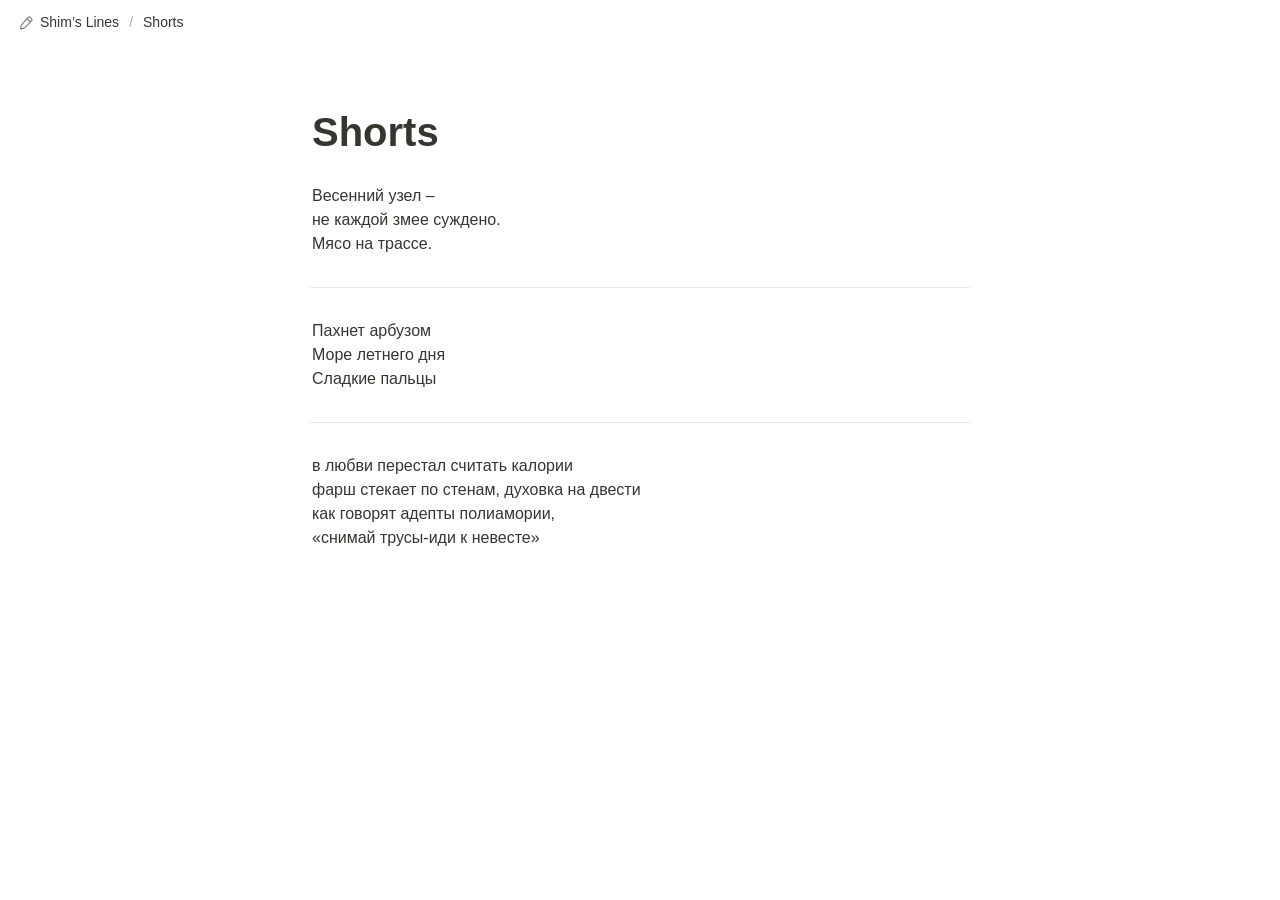
<file: shorts.html>
<!doctype html>
<html lang="ru">
<head>
<meta charset="utf-8">
<meta name="viewport" content="width=device-width, initial-scale=1">
<title>Shorts — Shim’s Lines</title>
<meta name="description" content="Привет, я Алексей Шимульский, а эти тексты — мое «безответственное творчество». Формат, в котором мне можно абсолютно все. Я разрешил себе писать сколь угодно пошло, любительски, н">
<meta property="og:title" content="Shorts — Shim’s Lines">
<meta property="og:description" content="Привет, я Алексей Шимульский, а эти тексты — мое «безответственное творчество». Формат, в котором мне можно абсолютно все. Я разрешил себе писать сколь угодно пошло, любительски, н">
<meta property="og:type" content="website">
<link rel="stylesheet" href="style.css">
<link rel="icon" href="data:image/svg+xml,<svg xmlns='http://www.w3.org/2000/svg' viewBox='0 0 100 100'><text y='.9em' font-size='90'>✒</text></svg>">
</head>
<body>
<header class="top"><a href="index.html"><svg class="pen sm" viewBox="0 0 24 24" aria-hidden="true"><path d="M15.2 3.6a2.2 2.2 0 0 1 3.1 0l2.1 2.1a2.2 2.2 0 0 1 0 3.1L9.5 19.7l-5.6 1.1 1.1-5.6L15.2 3.6Z" fill="none" stroke="currentColor" stroke-width="1.6" stroke-linejoin="round"/><path d="m13.5 5.3 5.2 5.2" stroke="currentColor" stroke-width="1.6"/></svg>Shim’s Lines</a><span class="sl">/</span><span>Shorts</span></header>
<main>
<h1 class="title">Shorts</h1><article class="piece"><p>Весенний узел –<br>не каждой змее суждено.<br>Мясо на трассе.</p></article>
<hr>
<article class="piece"><p>Пахнет арбузом<br>Море летнего дня<br>Сладкие пальцы</p></article>
<hr>
<article class="piece"><p>в любви перестал считать калории<br>фарш стекает по стенам, духовка на двести<br>как говорят адепты полиамории,<br>«снимай трусы-иди к невесте»</p></article>
</main>
</body>
</html>
</file>
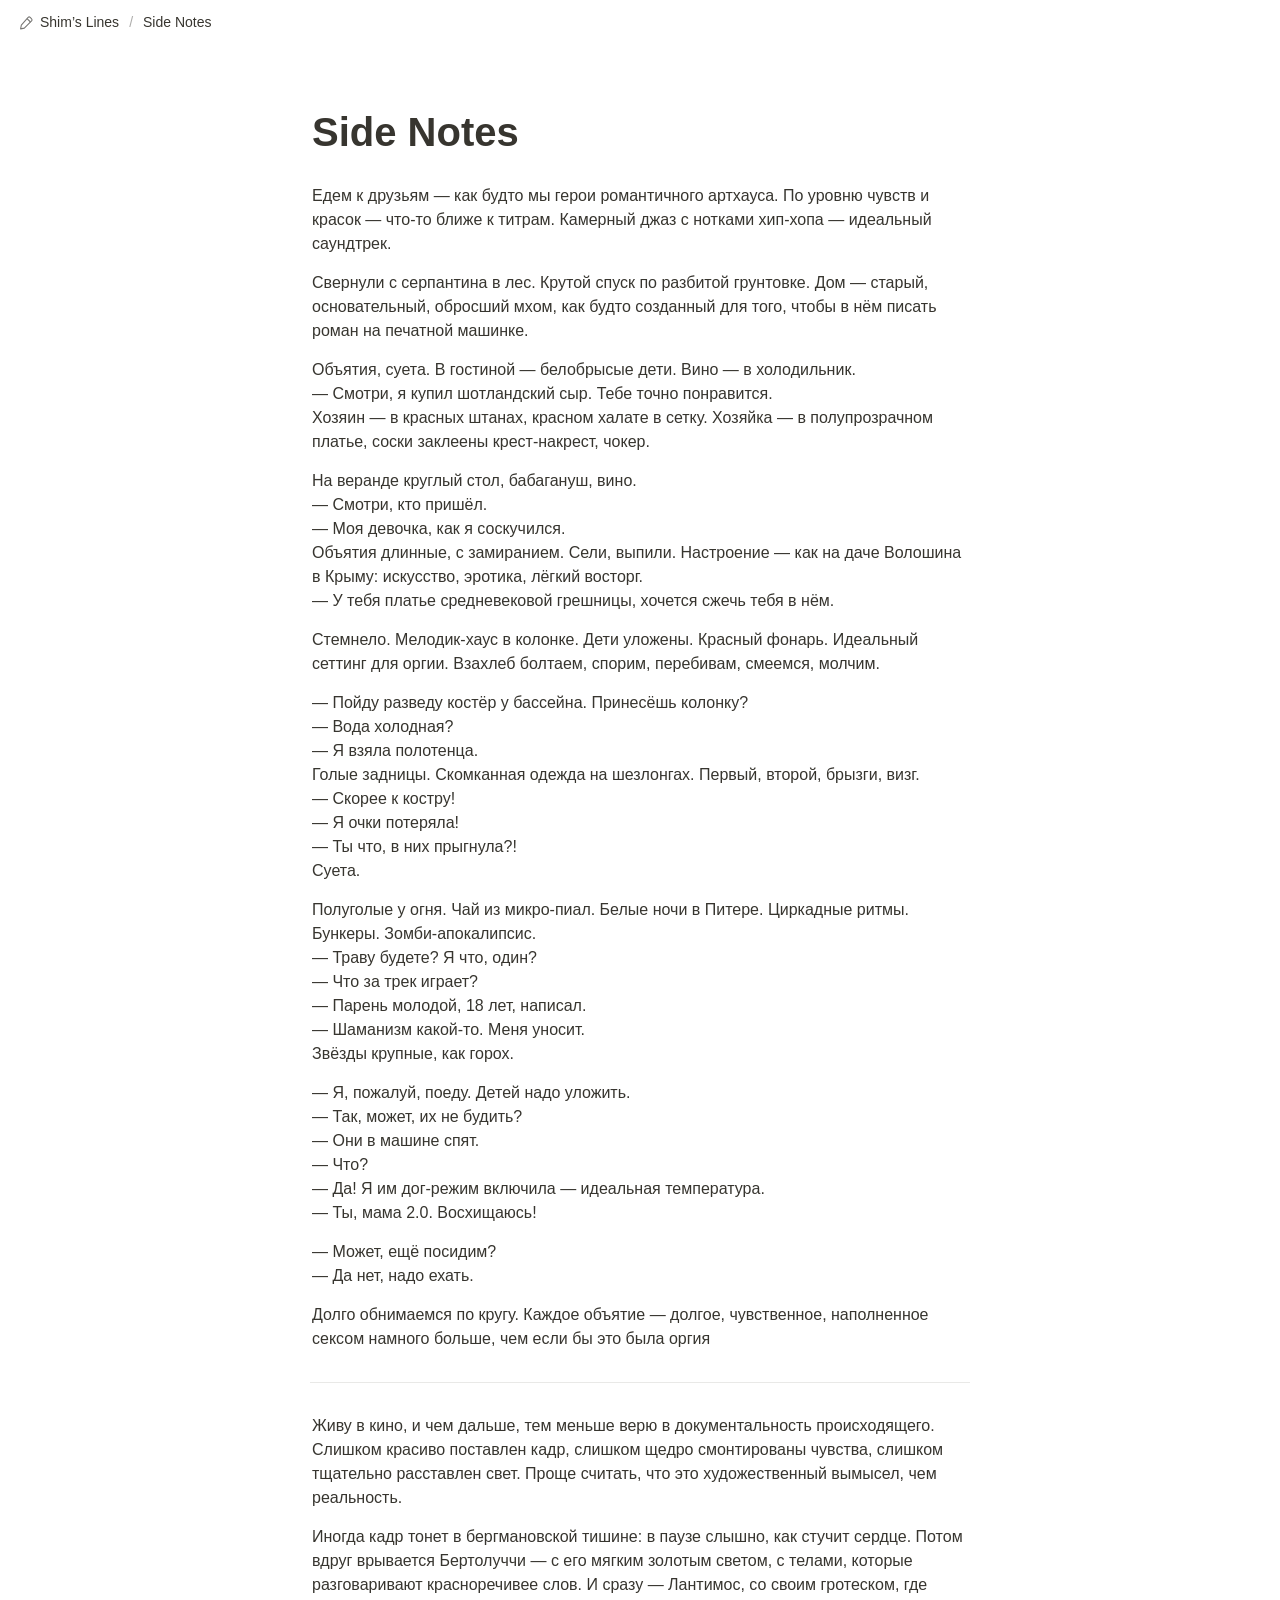
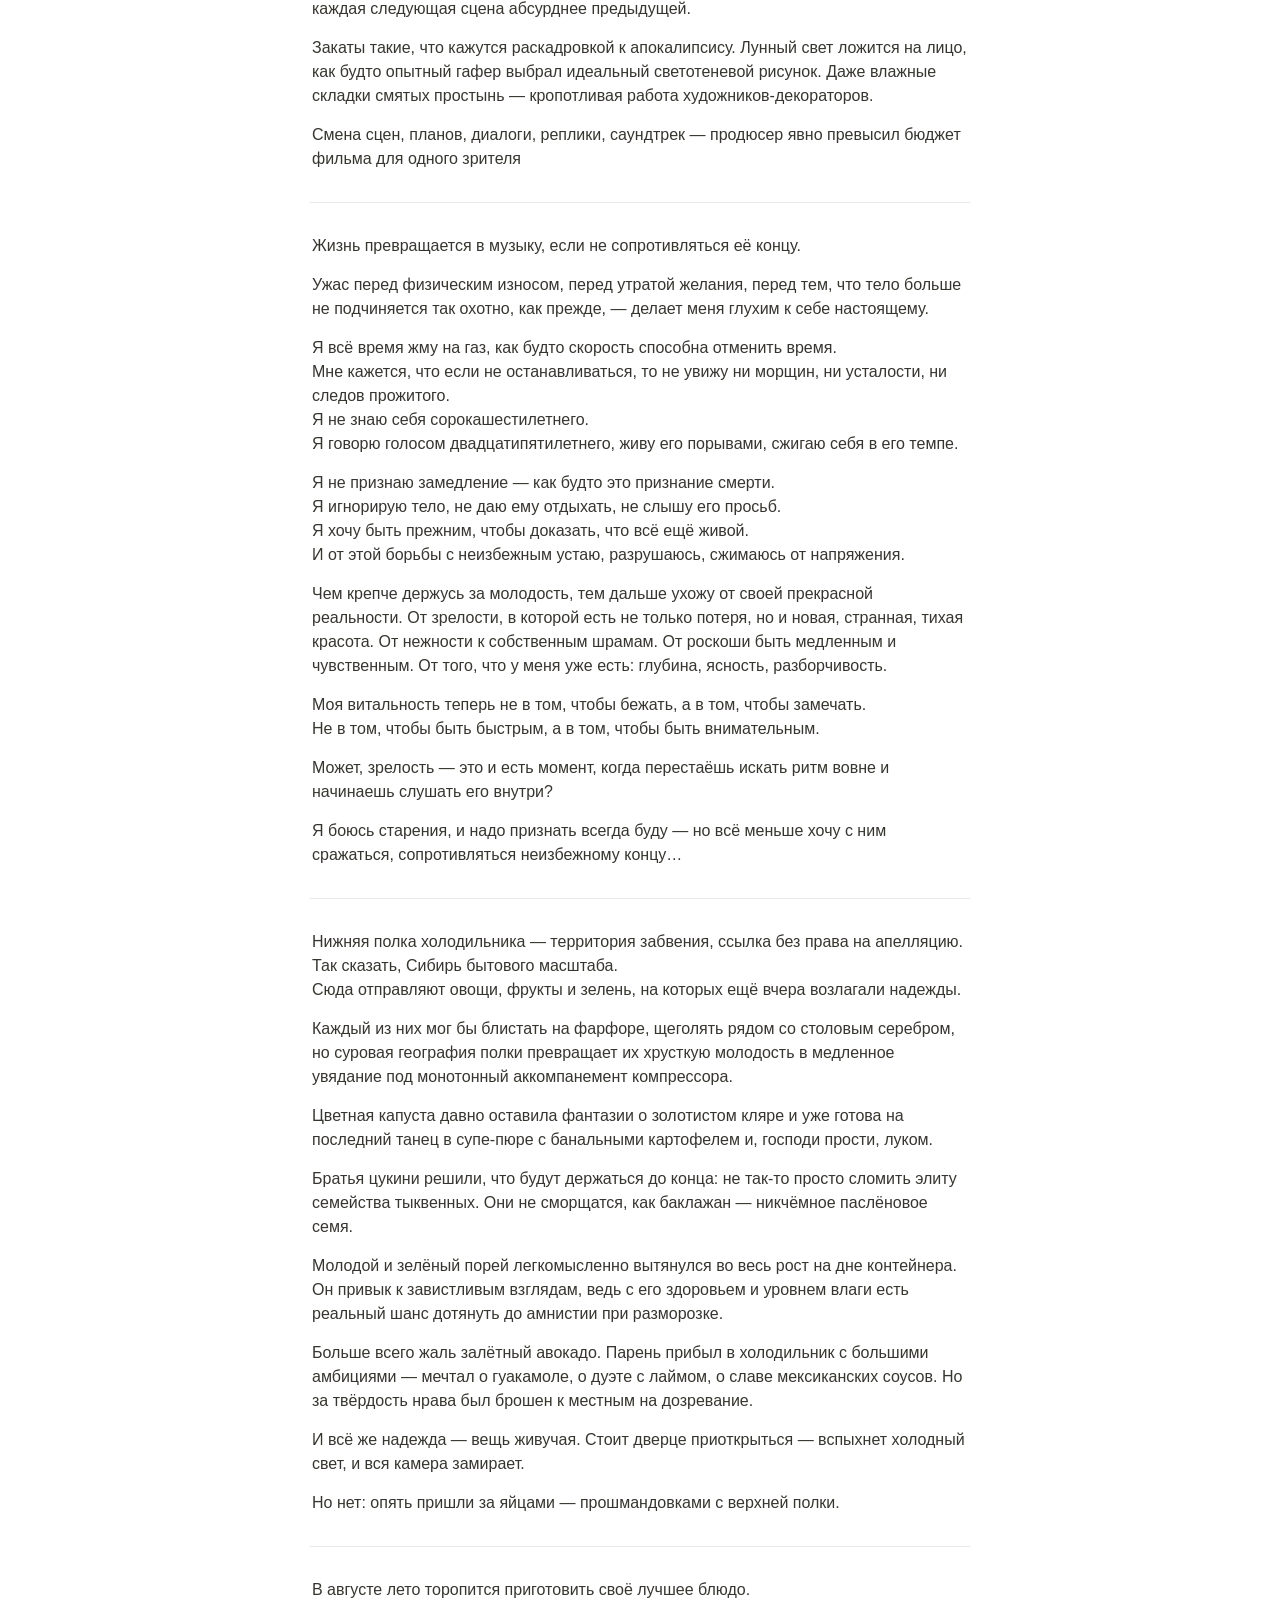
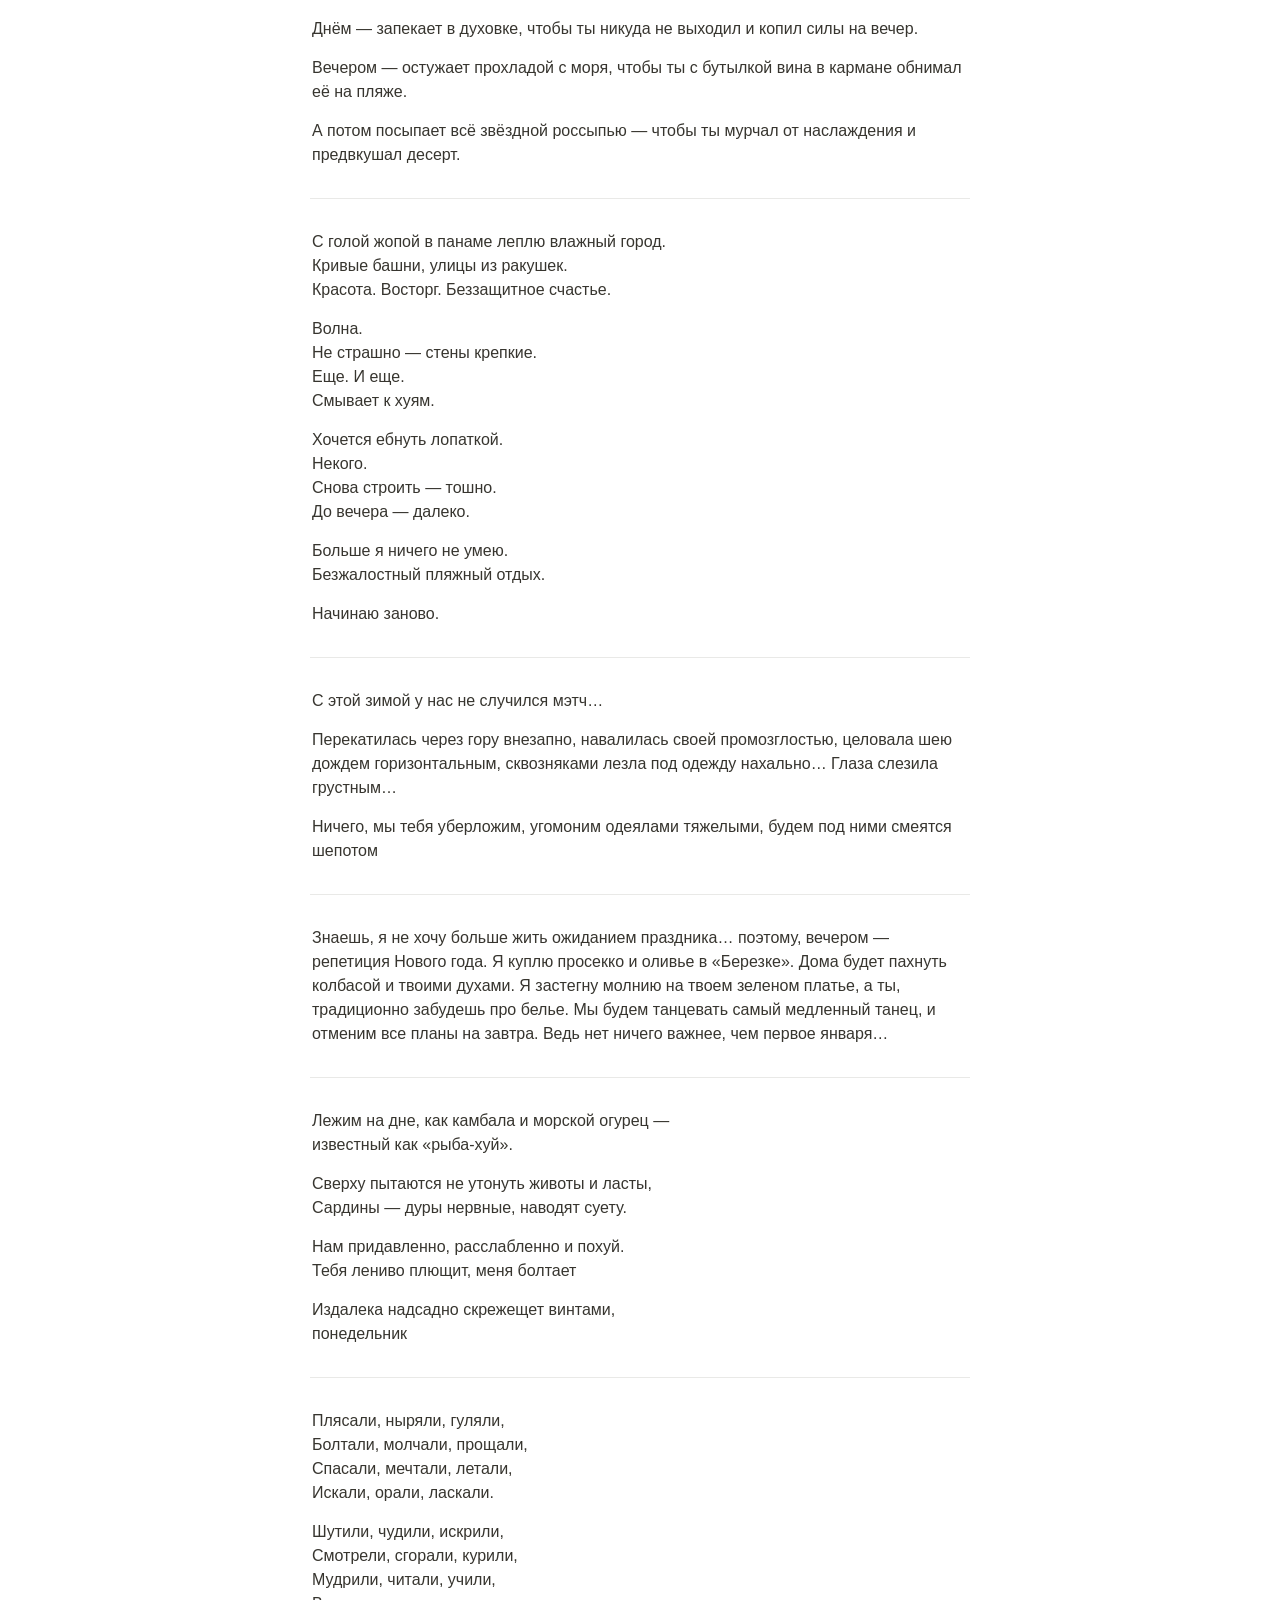
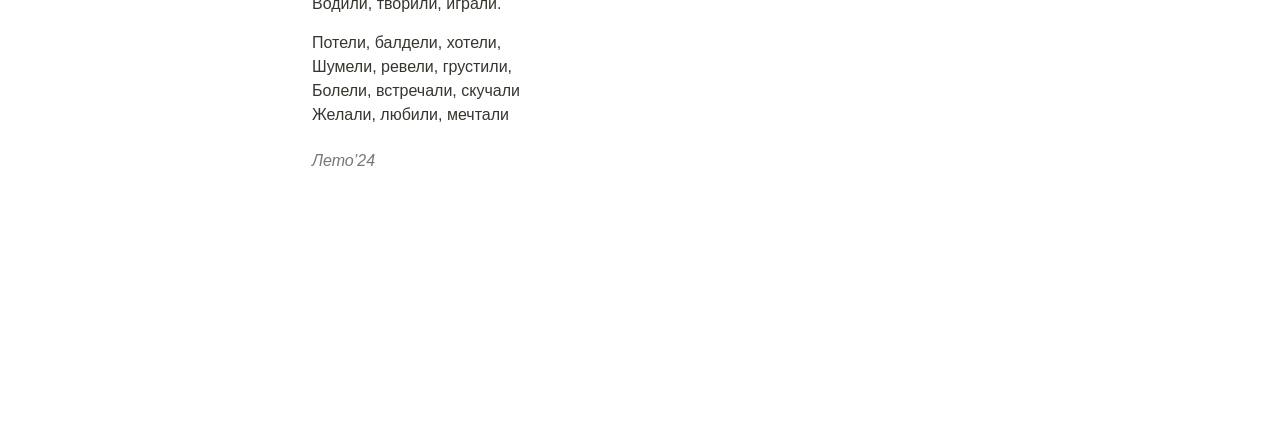
<file: side-notes.html>
<!doctype html>
<html lang="ru">
<head>
<meta charset="utf-8">
<meta name="viewport" content="width=device-width, initial-scale=1">
<title>Side Notes — Shim’s Lines</title>
<meta name="description" content="Привет, я Алексей Шимульский, а эти тексты — мое «безответственное творчество». Формат, в котором мне можно абсолютно все. Я разрешил себе писать сколь угодно пошло, любительски, н">
<meta property="og:title" content="Side Notes — Shim’s Lines">
<meta property="og:description" content="Привет, я Алексей Шимульский, а эти тексты — мое «безответственное творчество». Формат, в котором мне можно абсолютно все. Я разрешил себе писать сколь угодно пошло, любительски, н">
<meta property="og:type" content="website">
<link rel="stylesheet" href="style.css">
<link rel="icon" href="data:image/svg+xml,<svg xmlns='http://www.w3.org/2000/svg' viewBox='0 0 100 100'><text y='.9em' font-size='90'>✒</text></svg>">
</head>
<body>
<header class="top"><a href="index.html"><svg class="pen sm" viewBox="0 0 24 24" aria-hidden="true"><path d="M15.2 3.6a2.2 2.2 0 0 1 3.1 0l2.1 2.1a2.2 2.2 0 0 1 0 3.1L9.5 19.7l-5.6 1.1 1.1-5.6L15.2 3.6Z" fill="none" stroke="currentColor" stroke-width="1.6" stroke-linejoin="round"/><path d="m13.5 5.3 5.2 5.2" stroke="currentColor" stroke-width="1.6"/></svg>Shim’s Lines</a><span class="sl">/</span><span>Side Notes</span></header>
<main>
<h1 class="title">Side Notes</h1><article class="piece"><p>Едем к друзьям — как будто мы герои романтичного артхауса. По уровню чувств и красок — что-то ближе к титрам. Камерный джаз с нотками хип-хопа — идеальный саундтрек.</p>
<p>Свернули с серпантина в лес. Крутой спуск по разбитой грунтовке. Дом — старый, основательный, обросший мхом, как будто созданный для того, чтобы в нём писать роман на печатной машинке.</p>
<p>Объятия, суета. В гостиной — белобрысые дети. Вино — в холодильник.<br>— Смотри, я купил шотландский сыр. Тебе точно понравится.<br>Хозяин — в красных штанах, красном халате в сетку. Хозяйка — в полупрозрачном платье, соски заклеены крест-накрест, чокер.</p>
<p>На веранде круглый стол, бабагануш, вино.<br>— Смотри, кто пришёл.<br>— Моя девочка, как я соскучился.<br>Объятия длинные, с замиранием. Сели, выпили. Настроение — как на даче Волошина в Крыму: искусство, эротика, лёгкий восторг.<br>— У тебя платье средневековой грешницы, хочется сжечь тебя в нём.</p>
<p>Стемнело. Мелодик-хаус в колонке. Дети уложены. Красный фонарь. Идеальный сеттинг для оргии. Взахлеб болтаем, спорим, перебивам, смеемся, молчим.</p>
<p>— Пойду разведу костёр у бассейна. Принесёшь колонку?<br>— Вода холодная?<br>— Я взяла полотенца.<br>Голые задницы. Скомканная одежда на шезлонгах. Первый, второй, брызги, визг.<br>— Скорее к костру!<br>— Я очки потеряла!<br>— Ты что, в них прыгнула?!<br>Суета.</p>
<p>Полуголые у огня. Чай из микро-пиал. Белые ночи в Питере. Циркадные ритмы. Бункеры. Зомби-апокалипсис.<br>— Траву будете? Я что, один?<br>— Что за трек играет?<br>— Парень молодой, 18 лет, написал.<br>— Шаманизм какой-то. Меня уносит.<br>Звёзды крупные, как горох.</p>
<p>— Я, пожалуй, поеду. Детей надо уложить.<br>— Так, может, их не будить?<br>— Они в машине спят.<br>— Что?<br>— Да! Я им дог-режим включила — идеальная температура.<br>— Ты, мама 2.0. Восхищаюсь!</p>
<p>— Может, ещё посидим?<br>— Да нет, надо ехать.</p>
<p>Долго обнимаемся по кругу. Каждое объятие — долгое, чувственное, наполненное сексом намного больше, чем если бы это была оргия</p></article>
<hr>
<article class="piece"><p>Живу в кино, и чем дальше, тем меньше верю в документальность происходящего. Слишком красиво поставлен кадр, слишком щедро смонтированы чувства, слишком тщательно расставлен свет. Проще считать, что это художественный вымысел, чем реальность.</p>
<p>Иногда кадр тонет в бергмановской тишине: в паузе слышно, как стучит сердце. Потом вдруг врывается Бертолуччи — с его мягким золотым светом, с телами, которые разговаривают красноречивее слов. И сразу — Лантимос, со своим гротеском, где каждая следующая сцена абсурднее предыдущей.</p>
<p>Закаты такие, что кажутся раскадровкой к апокалипсису. Лунный свет ложится на лицо, как будто опытный гафер выбрал идеальный светотеневой рисунок. Даже влажные складки смятых простынь — кропотливая работа художников-декораторов.</p>
<p>Смена сцен, планов, диалоги, реплики, саундтрек — продюсер явно превысил бюджет фильма для одного зрителя</p></article>
<hr>
<article class="piece"><p>Жизнь превращается в музыку, если не сопротивляться её концу.</p>
<p>Ужас перед физическим износом, перед утратой желания, перед тем, что тело больше не подчиняется так охотно, как прежде, — делает меня глухим к себе настоящему.</p>
<p>Я всё время жму на газ, как будто скорость способна отменить время.<br>Мне кажется, что если не останавливаться, то не увижу ни морщин, ни усталости, ни следов прожитого.<br>Я не знаю себя сорокашестилетнего.<br>Я говорю голосом двадцатипятилетнего, живу его порывами, сжигаю себя в его темпе.</p>
<p>Я не признаю замедление — как будто это признание смерти.<br>Я игнорирую тело, не даю ему отдыхать, не слышу его просьб.<br>Я хочу быть прежним, чтобы доказать, что всё ещё живой.<br>И от этой борьбы с неизбежным устаю, разрушаюсь, сжимаюсь от напряжения.</p>
<p>Чем крепче держусь за молодость, тем дальше ухожу от своей прекрасной реальности. От зрелости, в которой есть не только потеря, но и новая, странная, тихая красота. От нежности к собственным шрамам. От роскоши быть медленным и чувственным. От того, что у меня уже есть: глубина, ясность, разборчивость.</p>
<p>Моя витальность теперь не в том, чтобы бежать, а в том, чтобы замечать.<br>Не в том, чтобы быть быстрым, а в том, чтобы быть внимательным.</p>
<p>Может, зрелость — это и есть момент, когда перестаёшь искать ритм вовне и начинаешь слушать его внутри?</p>
<p>Я боюсь старения, и надо признать всегда буду — но всё меньше хочу с ним сражаться, сопротивляться неизбежному концу…</p></article>
<hr>
<article class="piece"><p>Нижняя полка холодильника — территория забвения, ссылка без права на  апелляцию. Так сказать, Сибирь бытового масштаба.<br>Сюда отправляют овощи, фрукты и зелень, на которых ещё вчера возлагали надежды.</p>
<p>Каждый из них мог бы блистать на фарфоре, щеголять рядом со столовым серебром, но суровая география полки превращает их хрусткую молодость в медленное увядание под монотонный аккомпанемент компрессора.</p>
<p>Цветная капуста давно оставила фантазии о золотистом кляре и уже готова на последний танец в супе-пюре с банальными картофелем и, господи прости, луком.</p>
<p>Братья цукини решили, что будут держаться до конца: не так-то просто сломить элиту семейства тыквенных. Они не сморщатся, как баклажан — никчёмное паслёновое семя.</p>
<p>Молодой и зелёный порей легкомысленно вытянулся во весь рост на дне контейнера. Он привык к завистливым взглядам, ведь с его здоровьем и уровнем влаги есть реальный шанс дотянуть до амнистии при разморозке.</p>
<p>Больше всего жаль залётный авокадо. Парень прибыл в холодильник с большими амбициями — мечтал о гуакамоле, о дуэте с лаймом, о славе мексиканских соусов. Но за твёрдость нрава был брошен к местным на дозревание.</p>
<p>И всё же надежда — вещь живучая. Стоит дверце приоткрыться — вспыхнет холодный свет, и вся камера замирает.</p>
<p>Но нет: опять пришли за яйцами — прошмандовками с верхней полки.</p></article>
<hr>
<article class="piece"><p>В августе лето торопится приготовить своё лучшее блюдо.</p>
<p>Днём — запекает в духовке, чтобы ты никуда не выходил и копил силы на вечер.</p>
<p>Вечером — остужает прохладой с моря, чтобы ты с бутылкой вина в кармане обнимал её на пляже.</p>
<p>А потом посыпает всё звёздной россыпью — чтобы ты мурчал от наслаждения и предвкушал десерт.</p></article>
<hr>
<article class="piece"><p>С голой жопой в панаме леплю влажный город.<br>Кривые башни, улицы из ракушек.<br>Красота. Восторг. Беззащитное счастье.</p>
<p>Волна.<br>Не страшно — стены крепкие.<br>Еще. И еще.<br>Смывает к хуям.</p>
<p>Хочется ебнуть лопаткой.<br>Некого.<br>Снова строить — тошно.<br>До вечера — далеко.</p>
<p>Больше я ничего не умею.<br>Безжалостный пляжный отдых.</p>
<p>Начинаю заново.</p></article>
<hr>
<article class="piece"><p>С этой зимой у нас не случился мэтч…</p>
<p>Перекатилась через гору внезапно, навалилась своей промозглостью, целовала шею дождем горизонтальным, сквозняками лезла под одежду нахально… Глаза слезила грустным…</p>
<p>Ничего, мы тебя уберложим, угомоним одеялами тяжелыми, будем под ними смеятся шепотом</p></article>
<hr>
<article class="piece"><p>Знаешь, я не хочу больше жить ожиданием праздника… поэтому, вечером — репетиция Нового года. Я куплю просекко и оливье в «Березке». Дома будет пахнуть колбасой и твоими духами. Я застегну молнию на твоем зеленом платье, а ты, традиционно забудешь про белье. Мы будем танцевать самый медленный танец, и отменим все планы на завтра. Ведь нет ничего важнее, чем первое января…</p></article>
<hr>
<article class="piece"><p>Лежим на дне, как камбала и морской огурец —<br>известный как «рыба-хуй».</p>
<p>Сверху пытаются не утонуть животы и ласты,<br>Сардины — дуры нервные, наводят суету.</p>
<p>Нам придавленно, расслабленно и похуй.<br>Тебя лениво плющит, меня болтает</p>
<p>Издалека надсадно скрежещет винтами,<br>понедельник</p></article>
<hr>
<article class="piece"><p>Плясали, ныряли, гуляли,<br>Болтали, молчали, прощали,<br>Спасали, мечтали, летали,<br>Искали, орали, ласкали.</p>
<p>Шутили, чудили, искрили,<br>Смотрели, сгорали, курили,<br>Мудрили, читали, учили,<br>Водили, творили, играли.</p>
<p>Потели, балдели, хотели,<br>Шумели, ревели, грустили,<br>Болели, встречали, скучали<br>Желали, любили, мечтали</p>
<p class="sign">Лето’24</p></article>
</main>
</body>
</html>
</file>
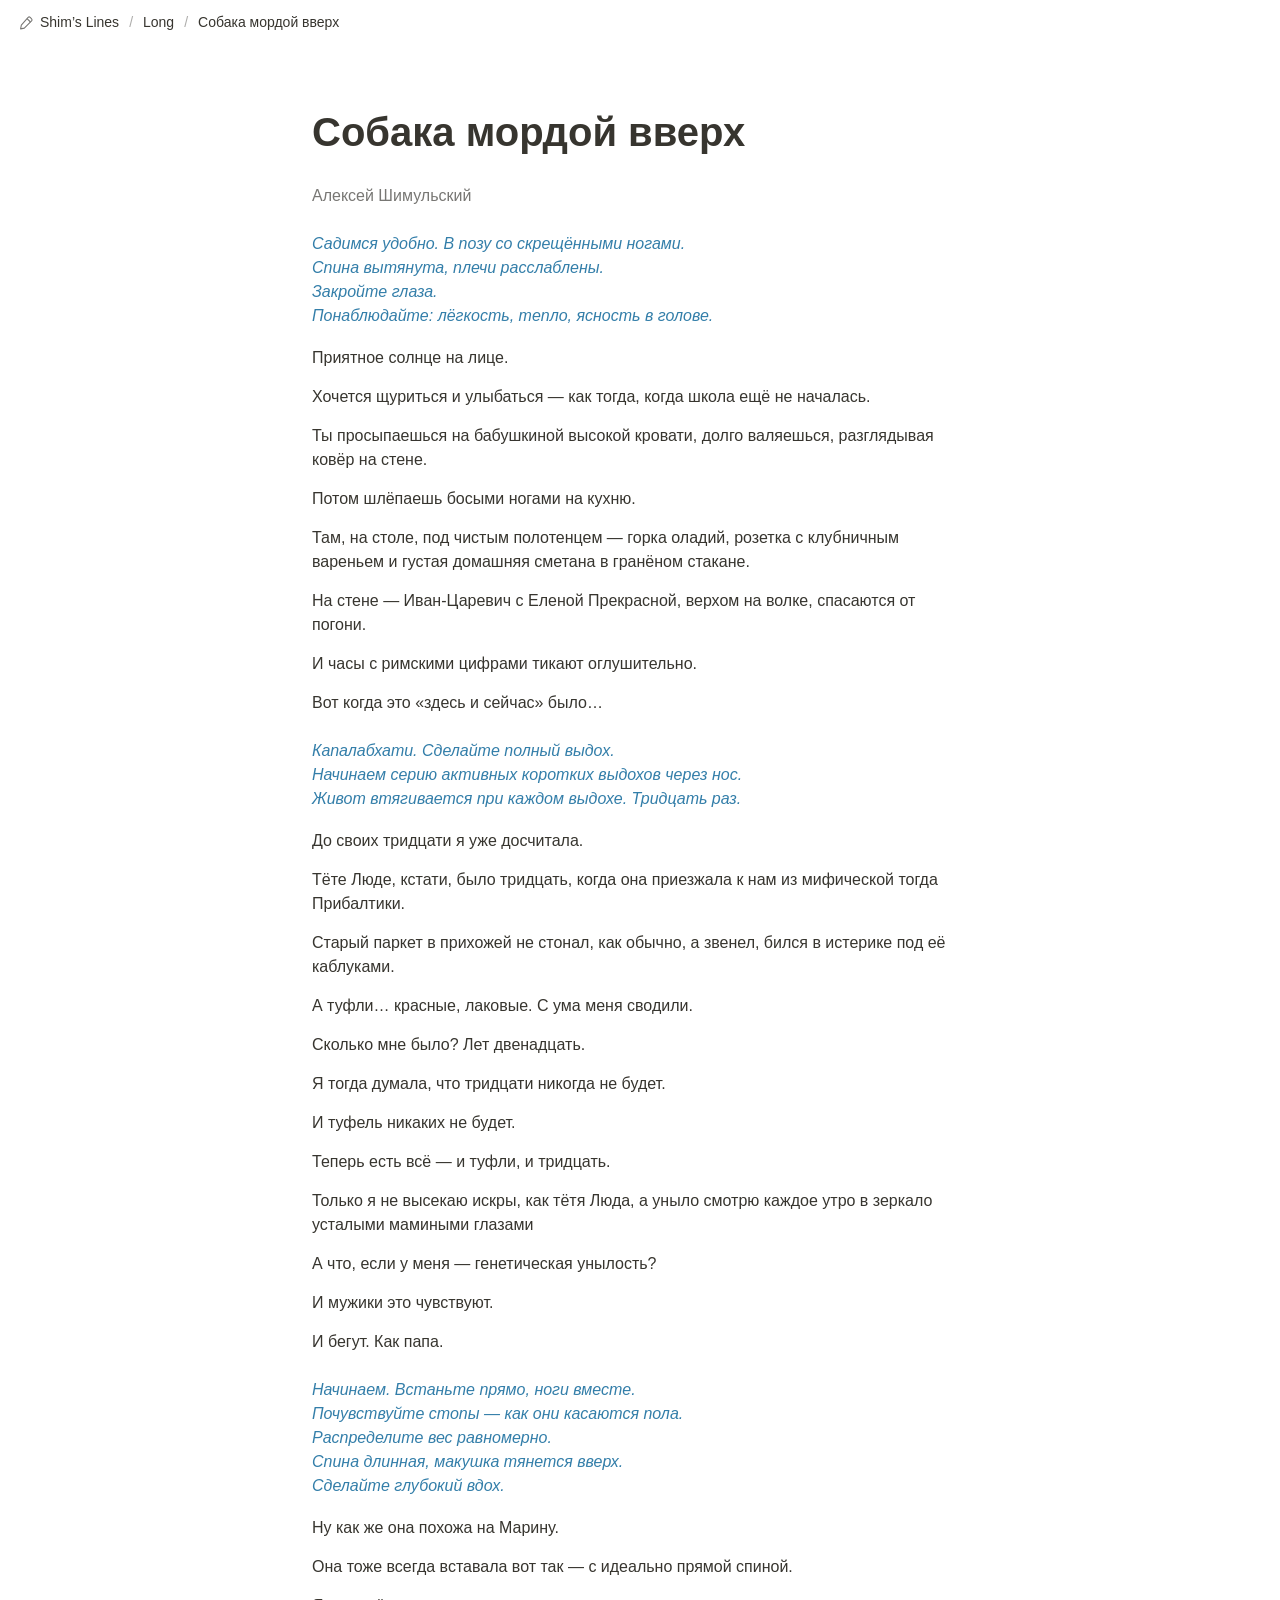
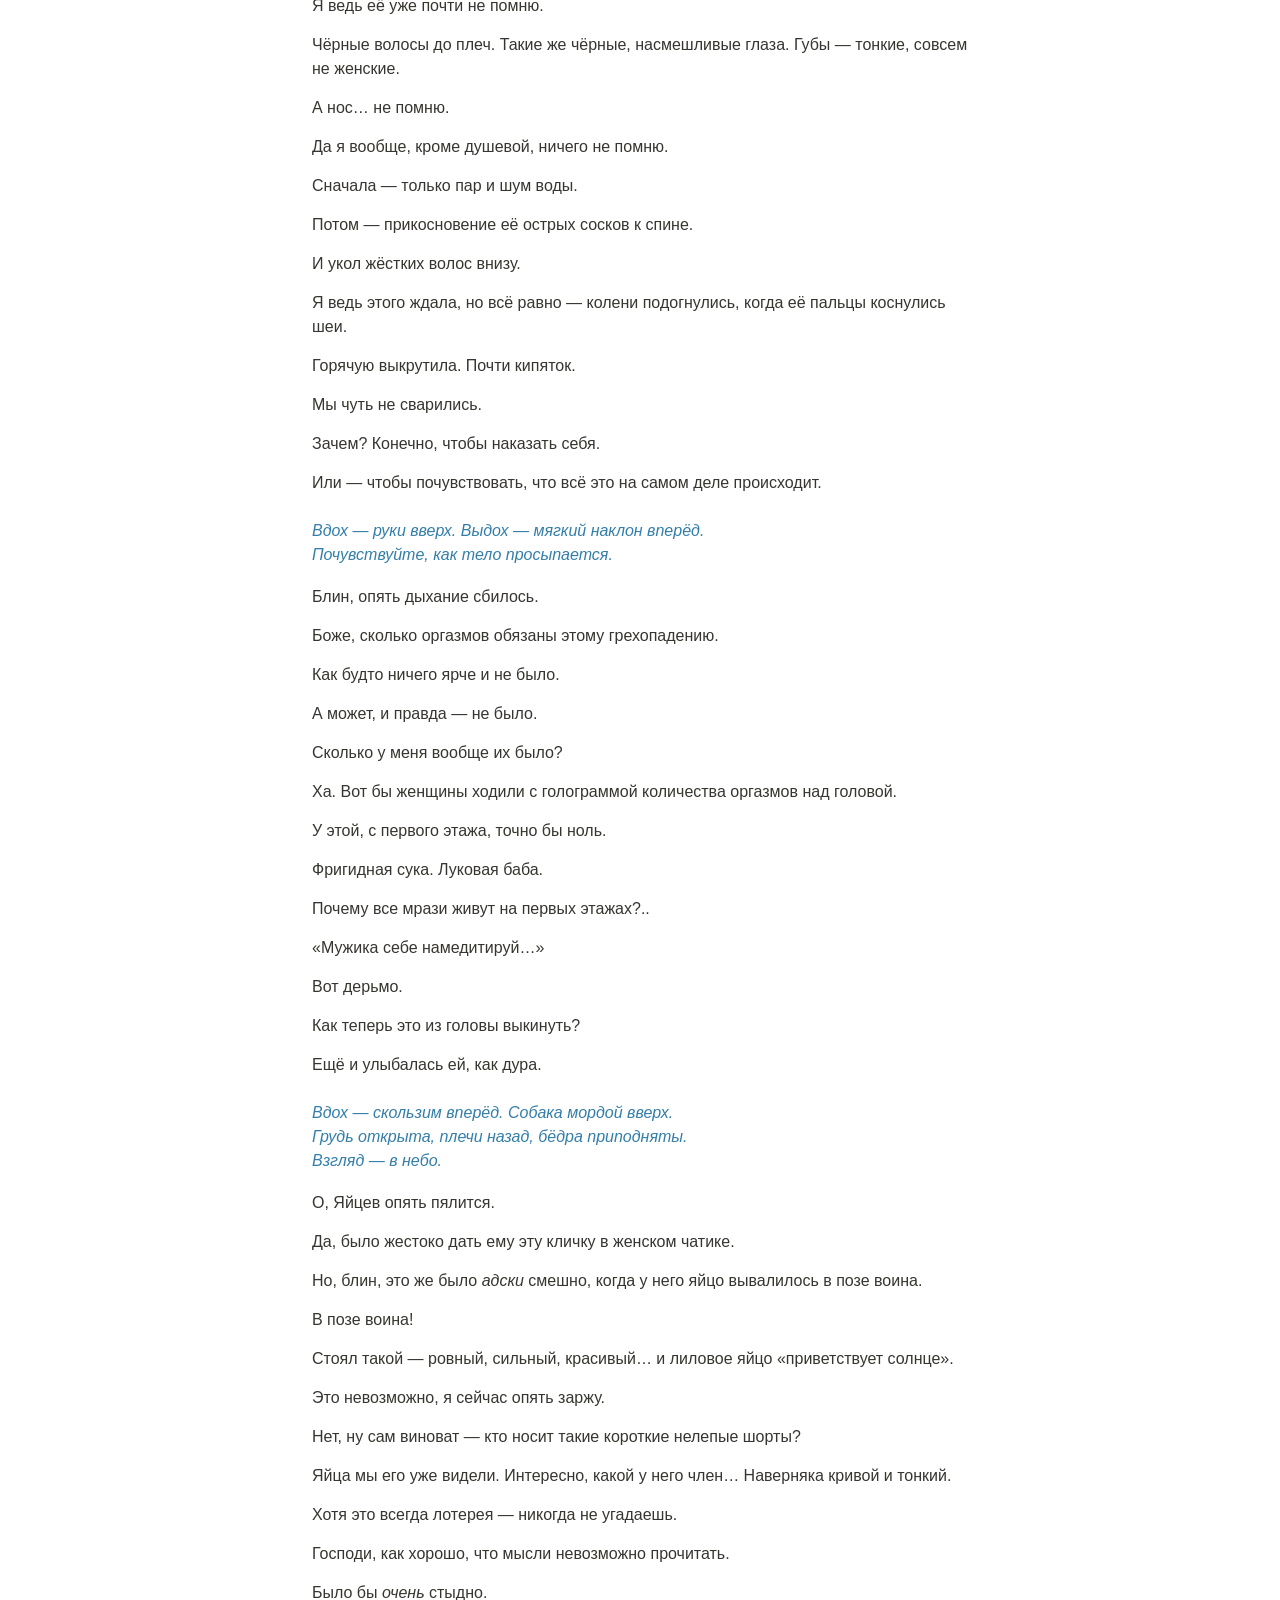
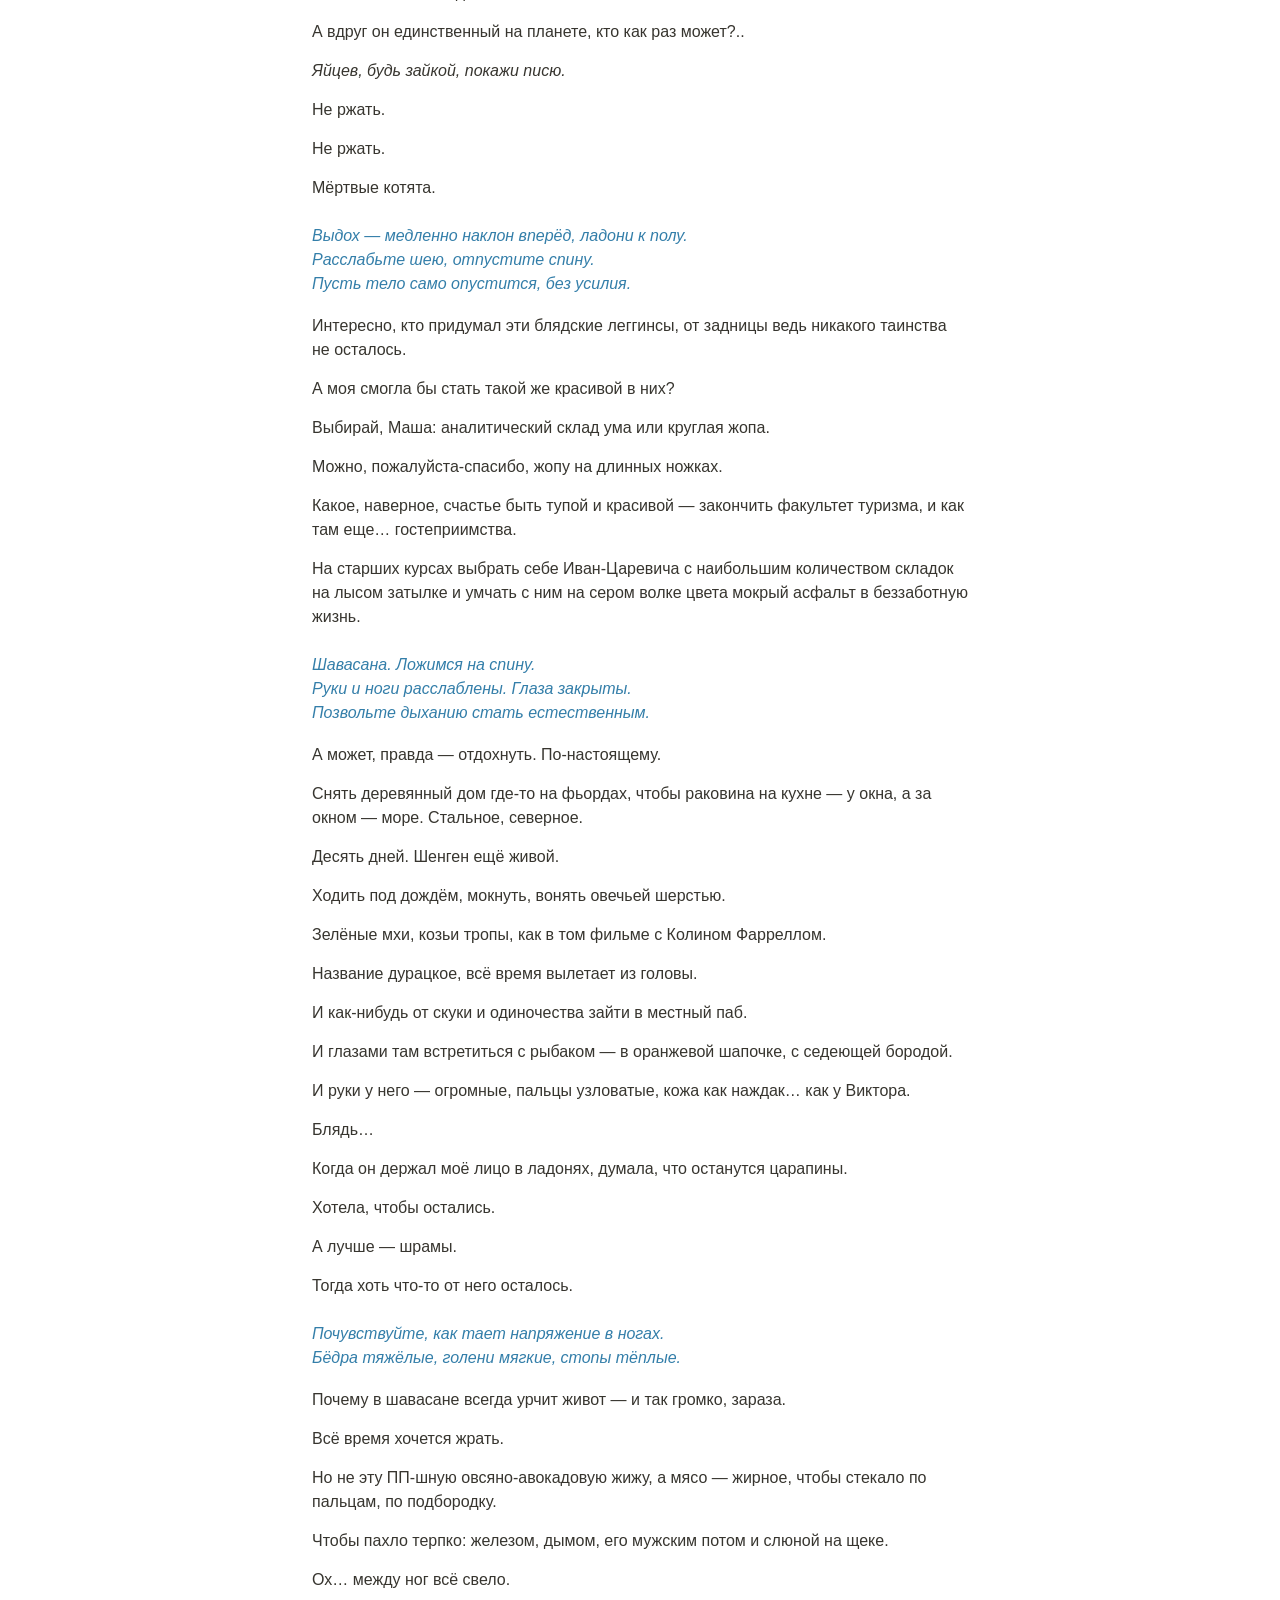
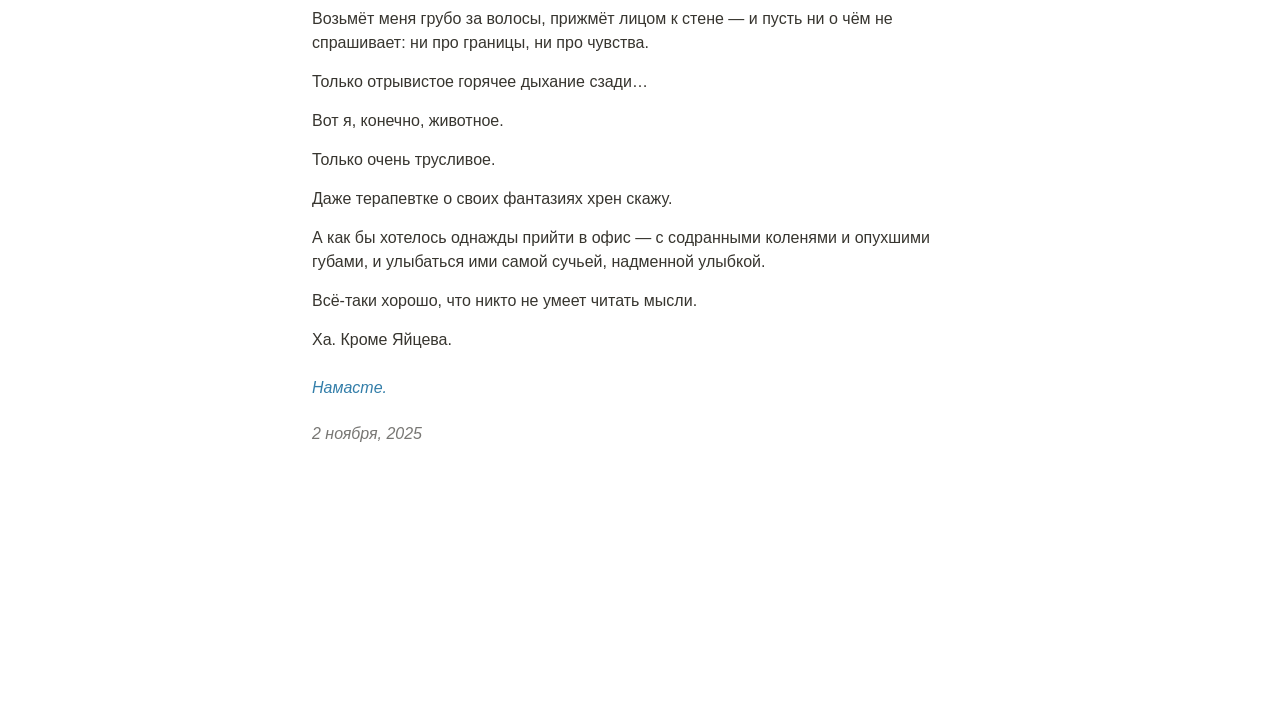
<file: sobaka-mordoy-vverh.html>
<!doctype html>
<html lang="ru">
<head>
<meta charset="utf-8">
<meta name="viewport" content="width=device-width, initial-scale=1">
<title>Собака мордой вверх — Shim’s Lines</title>
<meta name="description" content="Приятное солнце на лице.">
<meta property="og:title" content="Собака мордой вверх — Shim’s Lines">
<meta property="og:description" content="Приятное солнце на лице.">
<meta property="og:type" content="website">
<link rel="stylesheet" href="style.css">
<link rel="icon" href="data:image/svg+xml,<svg xmlns='http://www.w3.org/2000/svg' viewBox='0 0 100 100'><text y='.9em' font-size='90'>✒</text></svg>">
</head>
<body>
<header class="top"><a href="index.html"><svg class="pen sm" viewBox="0 0 24 24" aria-hidden="true"><path d="M15.2 3.6a2.2 2.2 0 0 1 3.1 0l2.1 2.1a2.2 2.2 0 0 1 0 3.1L9.5 19.7l-5.6 1.1 1.1-5.6L15.2 3.6Z" fill="none" stroke="currentColor" stroke-width="1.6" stroke-linejoin="round"/><path d="m13.5 5.3 5.2 5.2" stroke="currentColor" stroke-width="1.6"/></svg>Shim’s Lines</a><span class="sl">/</span><a href="long.html">Long</a><span class="sl">/</span><span>Собака мордой вверх</span></header>
<main>
<h1 class="title">Собака мордой вверх</h1><p class="g by">Алексей Шимульский</p><article class="piece"><p class="cue">Садимся удобно. В позу со скрещёнными ногами.<br>Спина вытянута, плечи расслаблены.<br>Закройте глаза.<br>Понаблюдайте: лёгкость, тепло, ясность в голове.</p>
<p>Приятное солнце на лице.</p>
<p>Хочется щуриться и улыбаться — как тогда, когда школа ещё не началась.</p>
<p>Ты просыпаешься на бабушкиной высокой кровати, долго валяешься, разглядывая ковёр на стене.</p>
<p>Потом шлёпаешь босыми ногами на кухню.</p>
<p>Там, на столе, под чистым полотенцем — горка оладий, розетка с клубничным вареньем и густая домашняя сметана в гранёном стакане.</p>
<p>На стене — Иван-Царевич с Еленой Прекрасной, верхом на волке, спасаются от погони.</p>
<p>И часы с римскими цифрами тикают оглушительно.</p>
<p>Вот когда это «здесь и сейчас» было…</p>
<p class="cue">Капалабхати. Сделайте полный выдох.<br>Начинаем серию активных коротких выдохов через нос.<br>Живот втягивается при каждом выдохе. Тридцать раз.</p>
<p>До своих тридцати я уже досчитала.</p>
<p>Тёте Люде, кстати, было тридцать, когда она приезжала к нам из мифической тогда Прибалтики.</p>
<p>Старый паркет в прихожей не стонал, как обычно, а звенел, бился в истерике под её каблуками.</p>
<p>А туфли… красные, лаковые. С ума меня сводили.</p>
<p>Сколько мне было? Лет двенадцать.</p>
<p>Я тогда думала, что тридцати никогда не будет.</p>
<p>И туфель никаких не будет.</p>
<p>Теперь есть всё — и туфли, и тридцать.</p>
<p>Только я не высекаю искры, как тётя Люда, а уныло смотрю каждое утро в зеркало усталыми мамиными глазами</p>
<p>А что, если у меня — генетическая унылость?</p>
<p>И мужики это чувствуют.</p>
<p>И бегут. Как папа.</p>
<p class="cue">Начинаем. Встаньте прямо, ноги вместе.<br>Почувствуйте стопы — как они касаются пола.<br>Распределите вес равномерно.<br>Спина длинная, макушка тянется вверх.<br>Сделайте глубокий вдох.</p>
<p>Ну как же она похожа на Марину.</p>
<p>Она тоже всегда вставала вот так — с идеально прямой спиной.</p>
<p>Я ведь её уже почти не помню.</p>
<p>Чёрные волосы до плеч. Такие же чёрные, насмешливые глаза. Губы — тонкие, совсем не женские.</p>
<p>А нос… не помню.</p>
<p>Да я вообще, кроме душевой, ничего не помню.</p>
<p>Сначала — только пар и шум воды.</p>
<p>Потом — прикосновение её острых сосков к спине.</p>
<p>И укол жёстких волос внизу.</p>
<p>Я ведь этого ждала, но всё равно — колени подогнулись, когда её пальцы коснулись шеи.</p>
<p>Горячую выкрутила. Почти кипяток.</p>
<p>Мы чуть не сварились.</p>
<p>Зачем? Конечно, чтобы наказать себя.</p>
<p>Или — чтобы почувствовать, что всё это на самом деле происходит.</p>
<p class="cue">Вдох — руки вверх. Выдох — мягкий наклон вперёд.<br>Почувствуйте, как тело просыпается.</p>
<p>Блин, опять дыхание сбилось.</p>
<p>Боже, сколько оргазмов обязаны этому грехопадению.</p>
<p>Как будто ничего ярче и не было.</p>
<p>А может, и правда — не было.</p>
<p>Сколько у меня вообще их было?</p>
<p>Ха. Вот бы женщины ходили с голограммой количества оргазмов над головой.</p>
<p>У этой, с первого этажа, точно бы ноль.</p>
<p>Фригидная сука. Луковая баба.</p>
<p>Почему все мрази живут на первых этажах?..</p>
<p>«Мужика себе намедитируй…»</p>
<p>Вот дерьмо.</p>
<p>Как теперь это из головы выкинуть?</p>
<p>Ещё и улыбалась ей, как дура.</p>
<p class="cue">Вдох — скользим вперёд. Собака мордой вверх.<br>Грудь открыта, плечи назад, бёдра приподняты.<br>Взгляд — в небо.</p>
<p>О, Яйцев опять пялится.</p>
<p>Да, было жестоко дать ему эту кличку в женском чатике.</p>
<p>Но, блин, это же было <i>адски</i> смешно, когда у него яйцо вывалилось в позе воина.</p>
<p>В позе воина!</p>
<p>Стоял такой — ровный, сильный, красивый… и лиловое яйцо «приветствует солнце».</p>
<p>Это невозможно, я сейчас опять заржу.</p>
<p>Нет, ну сам виноват — кто носит такие короткие нелепые шорты?</p>
<p>Яйца мы его уже видели. Интересно, какой у него член… Наверняка кривой и тонкий.</p>
<p>Хотя это всегда лотерея — никогда не угадаешь.</p>
<p>Господи, как хорошо, что мысли невозможно прочитать.</p>
<p>Было бы <i>очень</i> стыдно.</p>
<p>А вдруг он единственный на планете, кто как раз может?..</p>
<p><i>Яйцев, будь зайкой, покажи писю.</i></p>
<p>Не ржать.</p>
<p>Не ржать.</p>
<p>Мёртвые котята.</p>
<p class="cue">Выдох — медленно наклон вперёд, ладони к полу.<br>Расслабьте шею, отпустите спину.<br>Пусть тело само опустится, без усилия.</p>
<p>Интересно, кто придумал эти блядские леггинсы, от задницы ведь никакого таинства не осталось.</p>
<p>А моя смогла бы стать такой же красивой в них?</p>
<p>Выбирай, Маша: аналитический склад ума или круглая жопа.</p>
<p>Можно, пожалуйста-спасибо, жопу на длинных ножках.</p>
<p>Какое, наверное, счастье быть тупой и красивой — закончить факультет туризма, и как там еще… гостеприимства.</p>
<p>На старших курсах выбрать себе Иван-Царевича с наибольшим количеством складок на лысом затылке и умчать с ним на сером волке цвета мокрый асфальт в беззаботную жизнь.</p>
<p class="cue">Шавасана. Ложимся на спину.<br>Руки и ноги расслаблены. Глаза закрыты.<br>Позвольте дыханию стать естественным.</p>
<p>А может, правда — отдохнуть. По-настоящему.</p>
<p>Снять деревянный дом где-то на фьордах, чтобы раковина на кухне — у окна, а за окном — море. Стальное, северное.</p>
<p>Десять дней. Шенген ещё живой.</p>
<p>Ходить под дождём, мокнуть, вонять овечьей шерстью.</p>
<p>Зелёные мхи, козьи тропы, как в том фильме с Колином Фарреллом.</p>
<p>Название дурацкое, всё время вылетает из головы.</p>
<p>И как-нибудь от скуки и одиночества зайти в местный паб.</p>
<p>И глазами там встретиться с рыбаком — в оранжевой шапочке, с седеющей бородой.</p>
<p>И руки у него — огромные, пальцы узловатые, кожа как наждак… как у Виктора.</p>
<p>Блядь…</p>
<p>Когда он держал моё лицо в ладонях, думала, что останутся царапины.</p>
<p>Хотела, чтобы остались.</p>
<p>А лучше — шрамы.</p>
<p>Тогда хоть что-то от него осталось.</p>
<p class="cue">Почувствуйте, как тает напряжение в ногах.<br>Бёдра тяжёлые, голени мягкие, стопы тёплые.</p>
<p>Почему в шавасане всегда урчит живот — и так громко, зараза.</p>
<p>Всё время хочется жрать.</p>
<p>Но не эту ПП-шную овсяно-авокадовую жижу, а мясо — жирное, чтобы стекало по пальцам, по подбородку.</p>
<p>Чтобы пахло терпко: железом, дымом, его мужским потом и слюной на щеке.</p>
<p>Ох… между ног всё свело.</p>
<p>Возьмёт меня грубо за волосы, прижмёт лицом к стене — и пусть ни о чём не спрашивает: ни про границы, ни про чувства.</p>
<p>Только отрывистое горячее дыхание сзади…</p>
<p>Вот я, конечно, животное.</p>
<p>Только очень трусливое.</p>
<p>Даже терапевтке о своих фантазиях хрен скажу.</p>
<p>А как бы хотелось однажды прийти в офис — с содранными коленями и опухшими губами, и улыбаться ими самой сучьей, надменной улыбкой.</p>
<p>Всё-таки хорошо, что никто не умеет читать мысли.</p>
<p>Ха. Кроме Яйцева.</p>
<p class="cue">Намасте.</p>
<p class="sign">2 ноября, 2025</p></article>
</main>
</body>
</html>
</file>
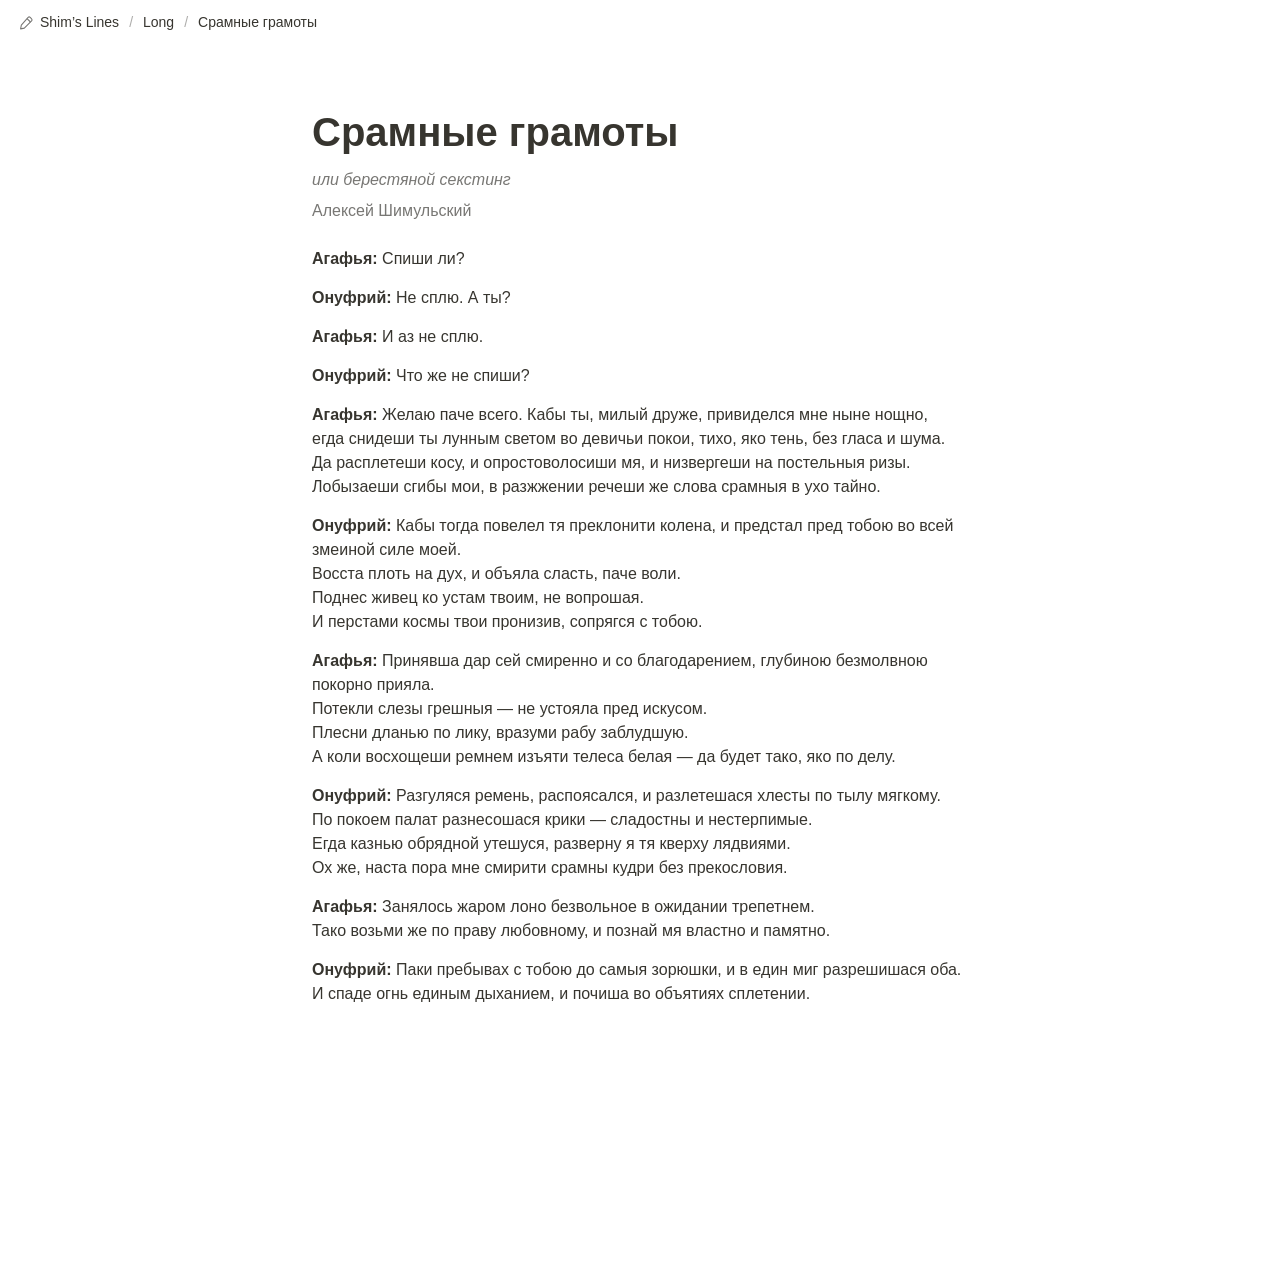
<file: sramnye-gramoty.html>
<!doctype html>
<html lang="ru">
<head>
<meta charset="utf-8">
<meta name="viewport" content="width=device-width, initial-scale=1">
<title>Срамные грамоты — Shim’s Lines</title>
<meta name="description" content="Агафья: Спиши ли?">
<meta property="og:title" content="Срамные грамоты — Shim’s Lines">
<meta property="og:description" content="Агафья: Спиши ли?">
<meta property="og:type" content="website">
<link rel="stylesheet" href="style.css">
<link rel="icon" href="data:image/svg+xml,<svg xmlns='http://www.w3.org/2000/svg' viewBox='0 0 100 100'><text y='.9em' font-size='90'>✒</text></svg>">
</head>
<body>
<header class="top"><a href="index.html"><svg class="pen sm" viewBox="0 0 24 24" aria-hidden="true"><path d="M15.2 3.6a2.2 2.2 0 0 1 3.1 0l2.1 2.1a2.2 2.2 0 0 1 0 3.1L9.5 19.7l-5.6 1.1 1.1-5.6L15.2 3.6Z" fill="none" stroke="currentColor" stroke-width="1.6" stroke-linejoin="round"/><path d="m13.5 5.3 5.2 5.2" stroke="currentColor" stroke-width="1.6"/></svg>Shim’s Lines</a><span class="sl">/</span><a href="long.html">Long</a><span class="sl">/</span><span>Срамные грамоты</span></header>
<main>
<h1 class="title">Срамные грамоты</h1><p class="g sub"><i>или берестяной секстинг</i></p><p class="g by">Алексей Шимульский</p><article class="piece"><p><b>Агафья:</b> Спиши ли?</p>
<p><b>Онуфрий:</b> Не сплю. А ты?</p>
<p><b>Агафья:</b> И аз не сплю.</p>
<p><b>Онуфрий:</b> Что же не спиши?</p>
<p><b>Агафья:</b> Желаю паче всего. Кабы ты, милый друже, привиделся мне ныне нощно,<br>егда снидеши ты лунным светом во девичьи покои, тихо, яко тень, без гласа и шума.<br>Да расплетеши косу, и опростоволосиши мя, и низвергеши на постельныя ризы.<br>Лобызаеши сгибы мои, в разжжении речеши же слова срамныя в ухо тайно.</p>
<p><b>Онуфрий:</b> Кабы тогда повелел тя преклонити колена, и предстал пред тобою во всей змеиной силе моей.<br>Восста плоть на дух, и объяла сласть, паче воли.<br>Поднес живец ко устам твоим, не вопрошая.<br>И перстами космы твои пронизив, сопрягся с тобою.</p>
<p><b>Агафья:</b> Принявша дар сей смиренно и со благодарением, глубиною безмолвною покорно прияла.<br>Потекли слезы грешныя — не устояла пред искусом.<br>Плесни дланью по лику, вразуми рабу заблудшую.<br>А коли восхощеши ремнем изъяти телеса белая — да будет тако, яко по делу.</p>
<p><b>Онуфрий:</b> Разгуляся ремень, распоясался, и разлетешася хлесты по тылу мягкому.<br>По покоем палат разнесошася крики — сладостны и нестерпимые.<br>Егда казнью обрядной утешуся, разверну я тя кверху лядвиями.<br>Ох же, наста пора мне смирити срамны кудри без прекословия.</p>
<p><b>Агафья:</b> Занялось жаром лоно безвольное в ожидании трепетнем.<br>Тако возьми же по праву любовному, и познай мя властно и памятно.</p>
<p><b>Онуфрий:</b> Паки пребывах с тобою до самыя зорюшки, и в един миг разрешишася оба.<br>И спаде огнь единым дыханием, и почиша во объятиях сплетении.</p></article>
</main>
</body>
</html>
</file>
<file: style.css>
/* Notion-like page */
:root { --text:#37352f; --gray:#787774; --line:#e9e9e7; --link:#37352f; --hover:rgba(55,53,47,.06); --blue:#337ea9; --bg:#fff; }
@media (prefers-color-scheme: dark) {
  :root { --text:#d4d4d4; --gray:#9b9b9b; --line:#2f2f2f; --link:#d4d4d4; --hover:rgba(255,255,255,.055); --blue:#529cca; --bg:#191919; }
}
* { box-sizing: border-box; }
body {
  margin: 0; background: var(--bg); color: var(--text);
  font: 16px/1.5 ui-sans-serif, -apple-system, BlinkMacSystemFont, "Segoe UI Variable Display", "Segoe UI", Helvetica, "Apple Color Emoji", Arial, sans-serif;
  -webkit-font-smoothing: antialiased;
}
a { color: inherit; }

/* top bar with breadcrumbs */
.top {
  position: sticky; top: 0; z-index: 5; height: 45px; padding: 0 12px;
  display: flex; align-items: center; gap: 2px; font-size: 14px;
  background: var(--bg); white-space: nowrap; overflow: hidden;
}
.top a, .top span:not(.sl) { display: inline-flex; align-items: center; gap: 6px; padding: 2px 6px; border-radius: 4px; text-decoration: none; overflow: hidden; text-overflow: ellipsis; }
.top a:hover { background: var(--hover); }
.top .sl { color: var(--gray); opacity: .6; padding: 0 2px; }
.pen { width: 78px; height: 78px; color: var(--gray); }
.pen.sm { width: 16px; height: 16px; }

main { max-width: 708px; margin: 0 auto; padding: 60px 24px 30vh; }
.icon { margin: 20px 0 4px; }
.title { font-size: 40px; font-weight: 700; line-height: 1.2; margin: 0 0 22px; padding: 3px 2px; }
p { margin: 1px 0; padding: 3px 2px; }
.gap { min-height: 1.5em; }
.g { color: var(--gray); }
.sub { margin-top: -16px; }
.by { margin-bottom: 18px; }

/* child-page links */
.pagelink {
  display: flex; align-items: center; gap: 6px; margin: 1px 0; padding: 3px 2px;
  border-radius: 4px; text-decoration: none; line-height: 1.3;
}
.pagelink:hover { background: var(--hover); }
.pagelink .pl { font-weight: 500; border-bottom: 1px solid color-mix(in srgb, var(--text) 25%, transparent); }
.doc { width: 19px; height: 19px; flex: none; color: var(--gray); }

/* content */
.piece h2 { font-size: 24px; font-weight: 600; line-height: 1.3; margin: 1.4em 0 1px; padding: 3px 2px; scroll-margin-top: 56px; }
.piece h2:first-child { margin-top: .4em; }
.piece p { min-height: 1em; }
.piece p + p { margin-top: 9px; }
.piece ul, .piece ol { margin: 4px 0; padding-left: 1.7em; }
.piece li { padding: 3px 2px; }
.piece ul.checks { list-style: none; padding-left: 2px; }
.piece ul.checks li::before { content: "✓"; display: inline-block; width: 1.4em; }
.piece .cue { color: var(--blue); font-style: italic; margin: 18px 0 12px; }
.piece .sign { color: var(--gray); font-style: italic; margin-top: 16px; }
hr { border: 0; border-top: 1px solid var(--line); margin: 28px 0; }

@media (max-width: 640px) {
  main { padding-top: 32px; }
  .title { font-size: 32px; }
  .pen { width: 60px; height: 60px; }
}
</file>
